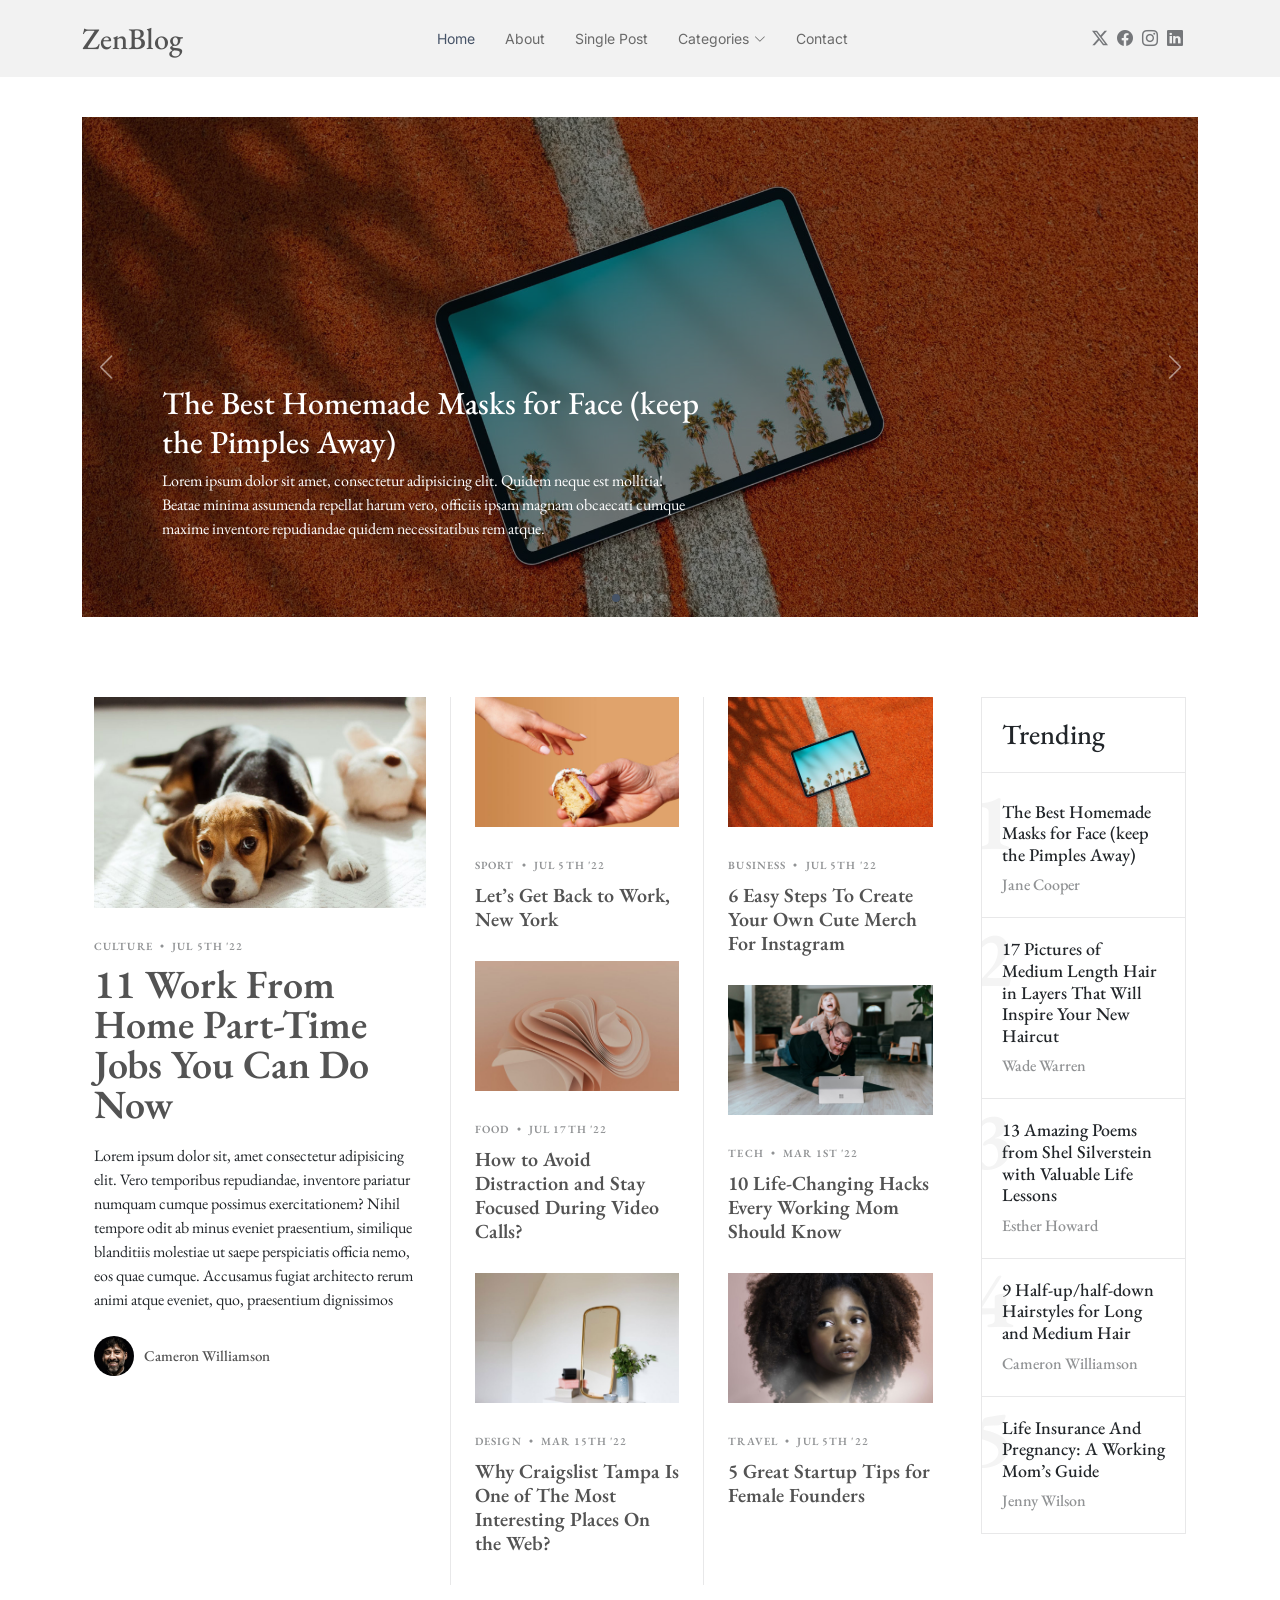
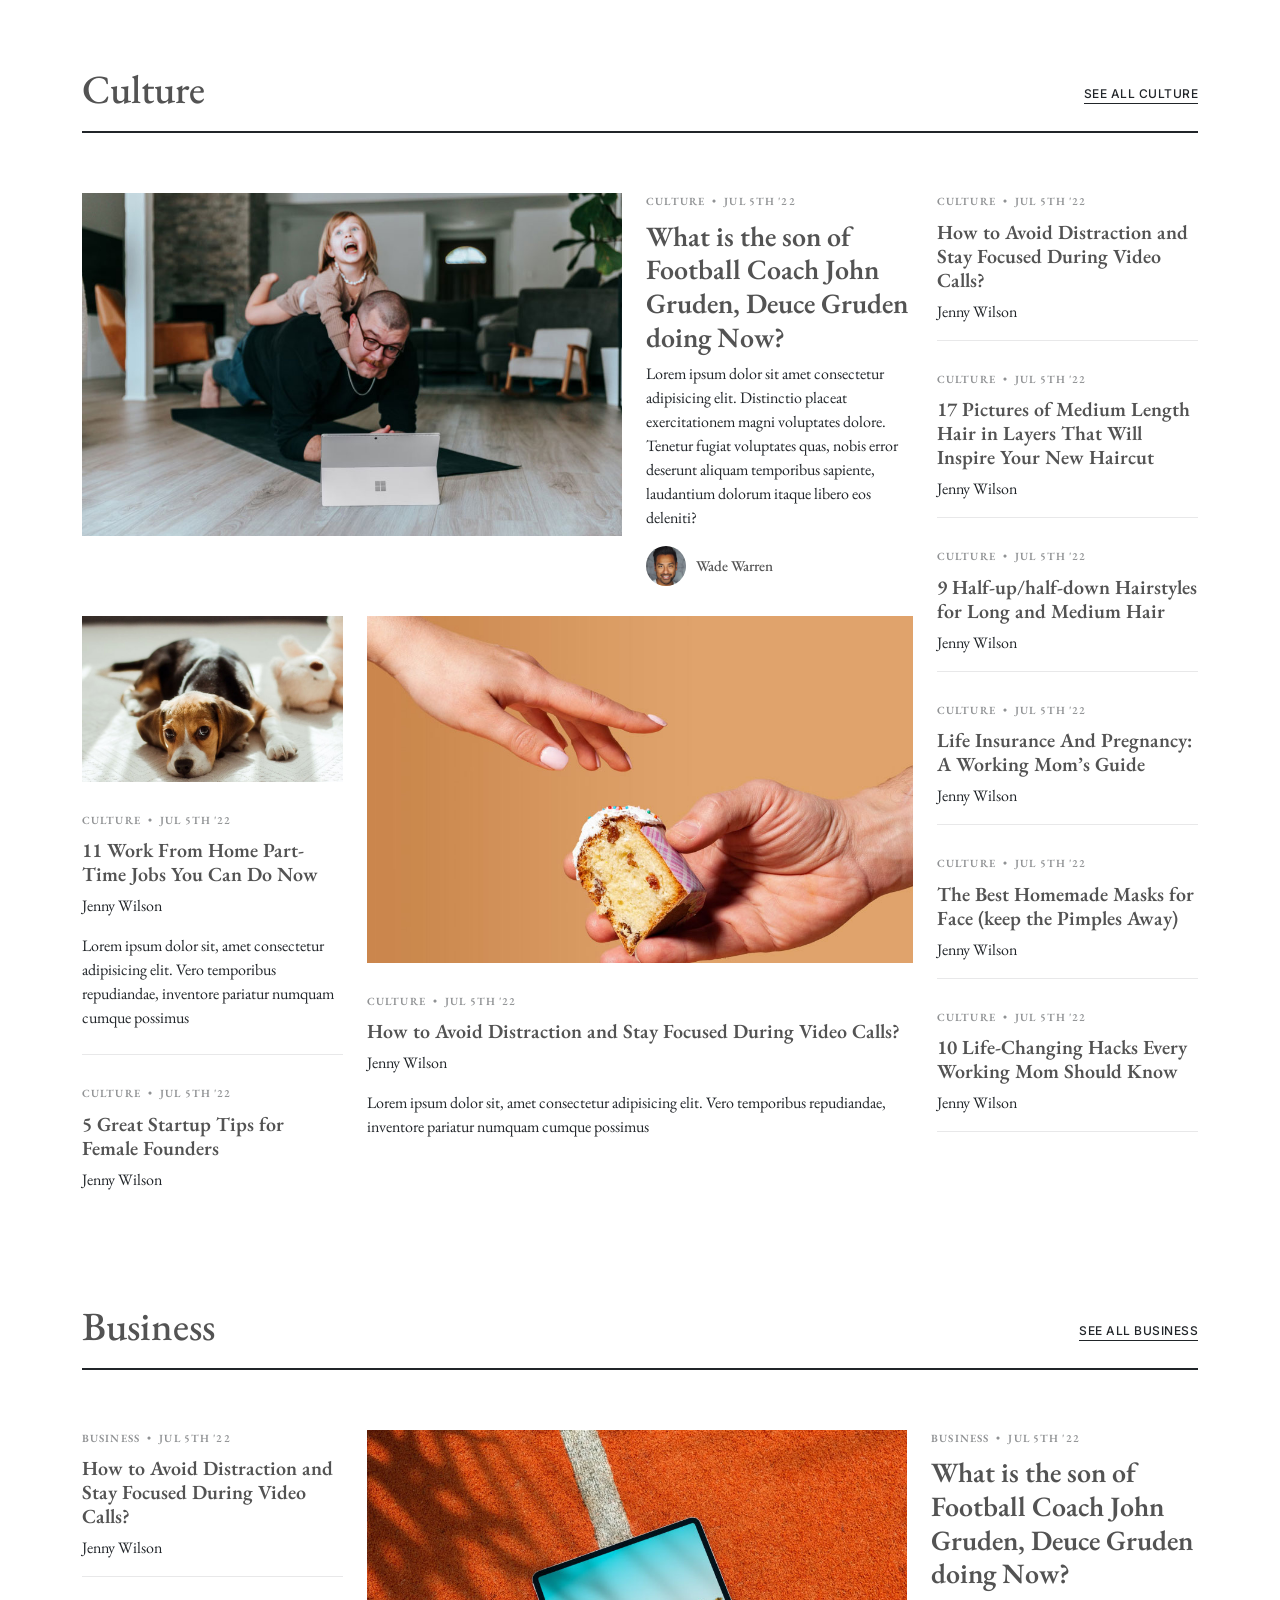
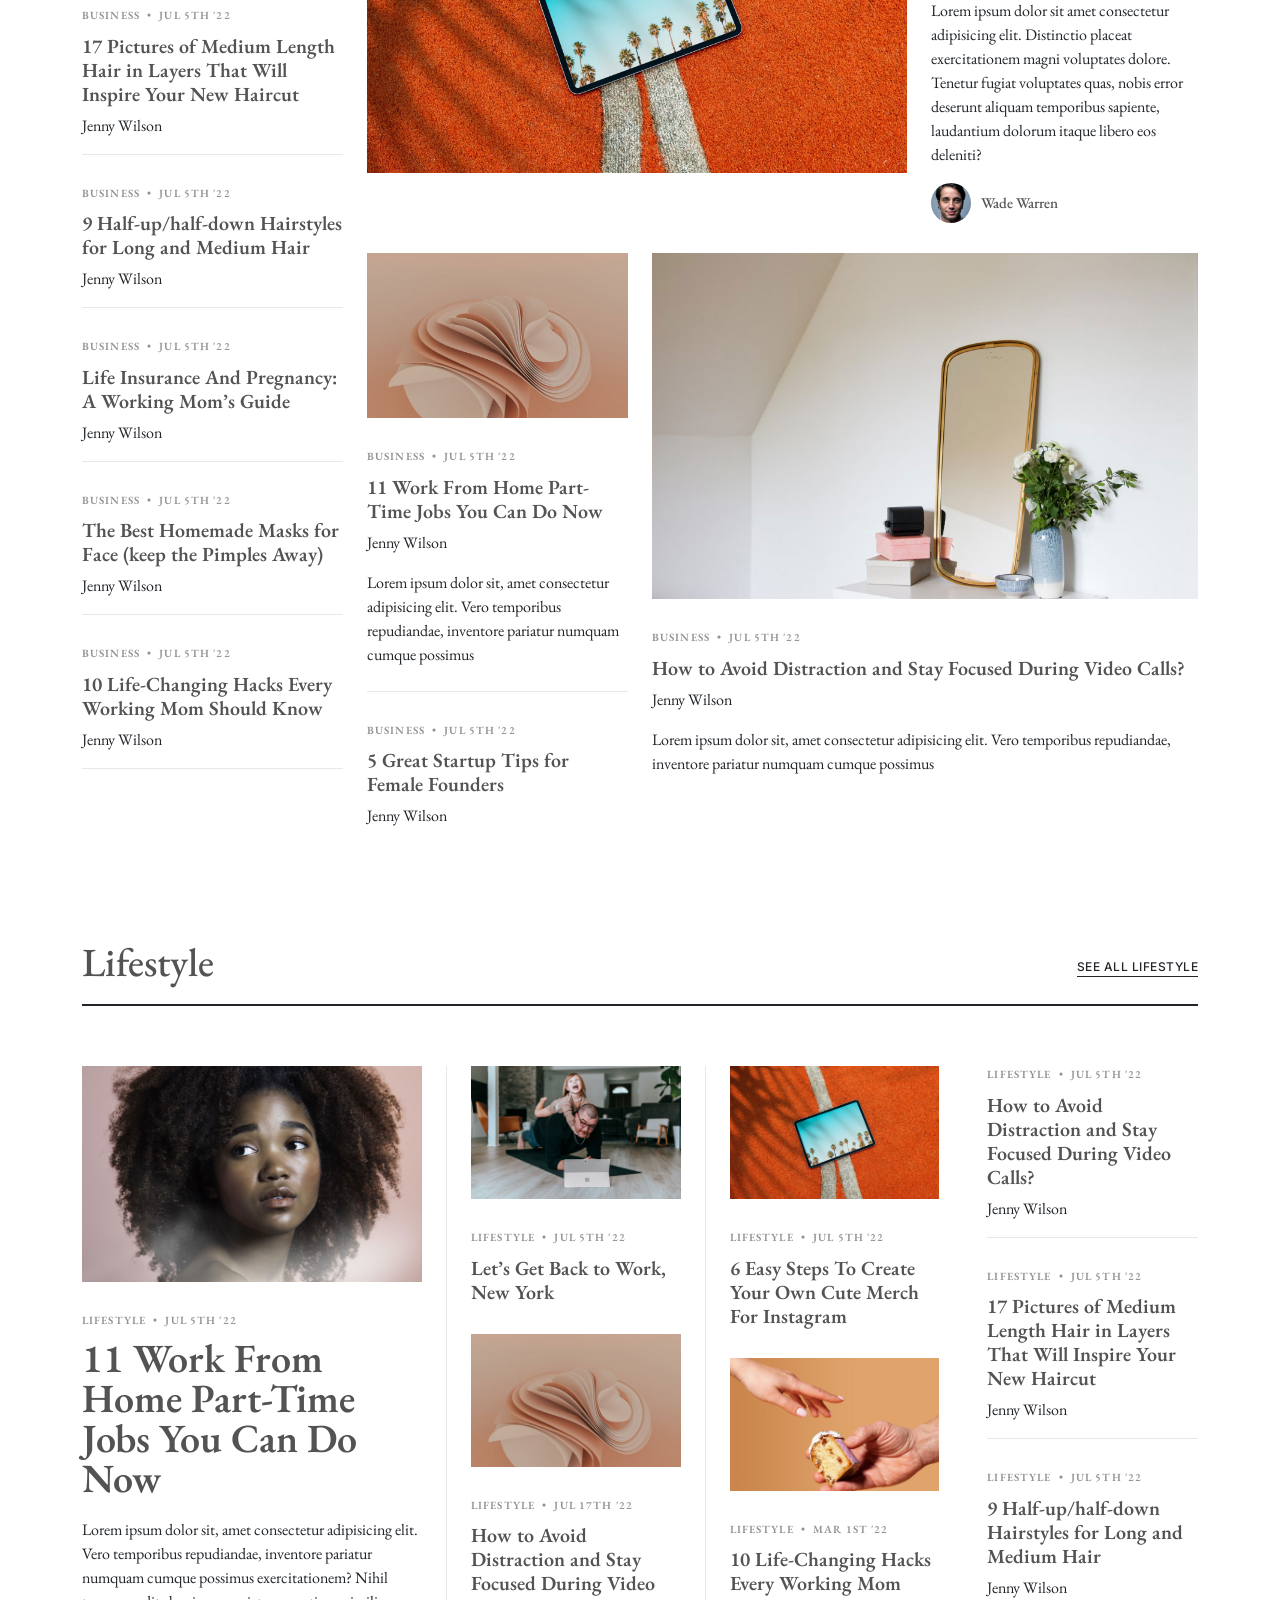
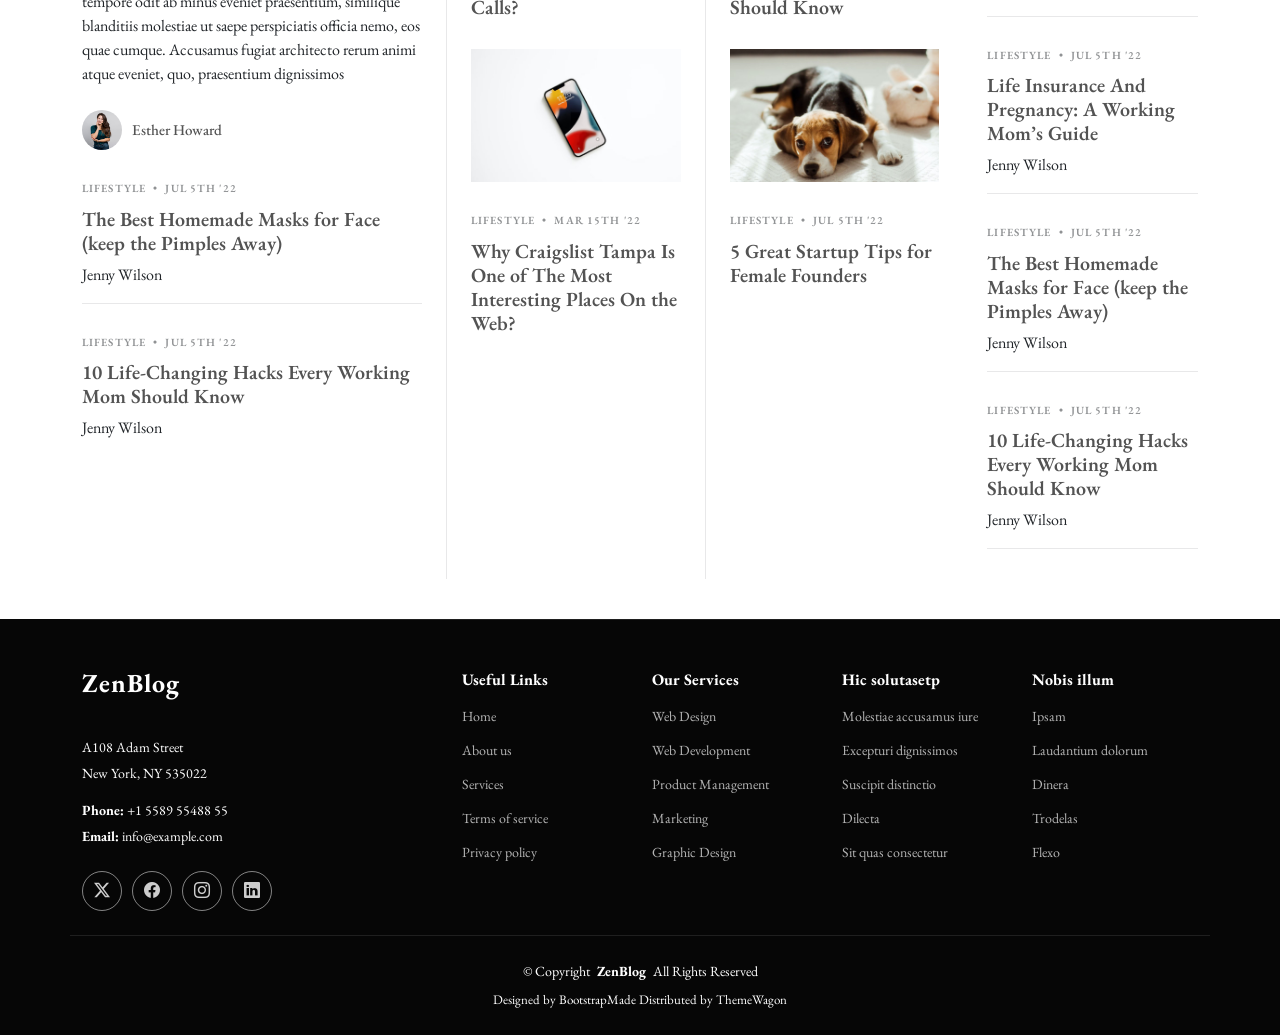
<file: index.html>
<!DOCTYPE html>
<html lang="en">

<head>
  <meta charset="utf-8">
  <meta content="width=device-width, initial-scale=1.0" name="viewport">
  <title>Index - ZenBlog Bootstrap Template</title>
  <meta name="description" content="">
  <meta name="keywords" content="">

  <!-- Favicons -->
  <link href="assets/img/favicon.png" rel="icon">
  <link href="assets/img/apple-touch-icon.png" rel="apple-touch-icon">

  <!-- Fonts -->
  <link href="https://fonts.googleapis.com" rel="preconnect">
  <link href="https://fonts.gstatic.com" rel="preconnect" crossorigin>
  <link href="https://fonts.googleapis.com/css2?family=Inter:wght@100;200;300;400;500;600;700;800;900&family=EB+Garamond:ital,wght@0,400;0,500;0,600;0,700;0,800;1,400;1,500;1,600;1,700;1,800&display=swap" rel="stylesheet">

  <!-- Vendor CSS Files -->
  <link href="assets/vendor/bootstrap/css/bootstrap.min.css" rel="stylesheet">
  <link href="assets/vendor/bootstrap-icons/bootstrap-icons.css" rel="stylesheet">
  <link href="assets/vendor/aos/aos.css" rel="stylesheet">
  <link href="assets/vendor/swiper/swiper-bundle.min.css" rel="stylesheet">

  <!-- Main CSS File -->
  <link href="assets/css/main.css" rel="stylesheet">

  <!-- =======================================================
  * Template Name: ZenBlog
  * Template URL: https://bootstrapmade.com/zenblog-bootstrap-blog-template/
  * Updated: Aug 08 2024 with Bootstrap v5.3.3
  * Author: BootstrapMade.com
  * License: https://bootstrapmade.com/license/
  ======================================================== -->
</head>

<body class="index-page">

  <header id="header" class="header d-flex align-items-center sticky-top">
    <div class="container position-relative d-flex align-items-center justify-content-between">

      <a href="index.html" class="logo d-flex align-items-center me-auto me-xl-0">
        <!-- Uncomment the line below if you also wish to use an image logo -->
        <!-- <img src="assets/img/logo.png" alt=""> -->
        <h1 class="sitename">ZenBlog</h1>
      </a>

      <nav id="navmenu" class="navmenu">
        <ul>
          <li><a href="index.html" class="active">Home</a></li>
          <li><a href="about.html">About</a></li>
          <li><a href="single-post.html">Single Post</a></li>
          <li class="dropdown"><a href="#"><span>Categories</span> <i class="bi bi-chevron-down toggle-dropdown"></i></a>
            <ul>
              <li><a href="category.html">Category 1</a></li>
              <li class="dropdown"><a href="#"><span>Deep Dropdown</span> <i class="bi bi-chevron-down toggle-dropdown"></i></a>
                <ul>
                  <li><a href="#">Deep Dropdown 1</a></li>
                  <li><a href="#">Deep Dropdown 2</a></li>
                  <li><a href="#">Deep Dropdown 3</a></li>
                  <li><a href="#">Deep Dropdown 4</a></li>
                  <li><a href="#">Deep Dropdown 5</a></li>
                </ul>
              </li>
              <li><a href="category.html">Category 2</a></li>
              <li><a href="category.html">Category 3</a></li>
              <li><a href="category.html">Category 4</a></li>
            </ul>
          </li>
          <li><a href="contact.html">Contact</a></li>
        </ul>
        <i class="mobile-nav-toggle d-xl-none bi bi-list"></i>
      </nav>

      <div class="header-social-links">
        <a href="#" class="twitter"><i class="bi bi-twitter-x"></i></a>
        <a href="#" class="facebook"><i class="bi bi-facebook"></i></a>
        <a href="#" class="instagram"><i class="bi bi-instagram"></i></a>
        <a href="#" class="linkedin"><i class="bi bi-linkedin"></i></a>
      </div>

    </div>
  </header>

  <main class="main">

    <!-- Slider Section -->
    <section id="slider" class="slider section dark-background">

      <div class="container" data-aos="fade-up" data-aos-delay="100">

        <div class="swiper init-swiper">

          <script type="application/json" class="swiper-config">
            {
              "loop": true,
              "speed": 600,
              "autoplay": {
                "delay": 5000
              },
              "slidesPerView": "auto",
              "centeredSlides": true,
              "pagination": {
                "el": ".swiper-pagination",
                "type": "bullets",
                "clickable": true
              },
              "navigation": {
                "nextEl": ".swiper-button-next",
                "prevEl": ".swiper-button-prev"
              }
            }
          </script>

          <div class="swiper-wrapper">

            <div class="swiper-slide" style="background-image: url('assets/img/post-slide-1.jpg');">
              <div class="content">
                <h2><a href="single-post.html">The Best Homemade Masks for Face (keep the Pimples Away)</a></h2>
                <p>Lorem ipsum dolor sit amet, consectetur adipisicing elit. Quidem neque est mollitia! Beatae minima assumenda repellat harum vero, officiis ipsam magnam obcaecati cumque maxime inventore repudiandae quidem necessitatibus rem atque.</p>
              </div>
            </div>

            <div class="swiper-slide" style="background-image: url('assets/img/post-slide-2.jpg');">
              <div class="content">
                <h2><a href="single-post.html">17 Pictures of Medium Length Hair in Layers That Will Inspire Your New Haircut</a></h2>
                <p>Lorem ipsum dolor sit amet, consectetur adipisicing elit. Quidem neque est mollitia! Beatae minima assumenda repellat harum vero, officiis ipsam magnam obcaecati cumque maxime inventore repudiandae quidem necessitatibus rem atque.</p>
              </div>
            </div>

            <div class="swiper-slide" style="background-image: url('assets/img/post-slide-3.jpg');">
              <div class="content">
                <h2><a href="single-post.html">13 Amazing Poems from Shel Silverstein with Valuable Life Lessons</a></h2>
                <p>Lorem ipsum dolor sit amet, consectetur adipisicing elit. Quidem neque est mollitia! Beatae minima assumenda repellat harum vero, officiis ipsam magnam obcaecati cumque maxime inventore repudiandae quidem necessitatibus rem atque.</p>
              </div>
            </div>

            <div class="swiper-slide" style="background-image: url('assets/img/post-slide-4.jpg');">
              <div class="content">
                <h2><a href="single-post.html">9 Half-up/half-down Hairstyles for Long and Medium Hair</a></h2>
                <p>Lorem ipsum dolor sit amet, consectetur adipisicing elit. Quidem neque est mollitia! Beatae minima assumenda repellat harum vero, officiis ipsam magnam obcaecati cumque maxime inventore repudiandae quidem necessitatibus rem atque.</p>
              </div>
            </div>
          </div>

          <div class="swiper-button-next"></div>
          <div class="swiper-button-prev"></div>

          <div class="swiper-pagination"></div>
        </div>

      </div>

    </section><!-- /Slider Section -->

    <!-- Trending Category Section -->
    <section id="trending-category" class="trending-category section">

      <div class="container" data-aos="fade-up" data-aos-delay="100">

        <div class="container" data-aos="fade-up">
          <div class="row g-5">
            <div class="col-lg-4">

              <div class="post-entry lg">
                <a href="blog-details.html"><img src="assets/img/post-landscape-1.jpg" alt="" class="img-fluid"></a>
                <div class="post-meta"><span class="date">Culture</span> <span class="mx-1">•</span> <span>Jul 5th '22</span></div>
                <h2><a href="blog-details.html">11 Work From Home Part-Time Jobs You Can Do Now</a></h2>
                <p class="mb-4 d-block">Lorem ipsum dolor sit, amet consectetur adipisicing elit. Vero temporibus repudiandae, inventore pariatur numquam cumque possimus exercitationem? Nihil tempore odit ab minus eveniet praesentium, similique blanditiis molestiae ut saepe perspiciatis officia nemo, eos quae cumque. Accusamus fugiat architecto rerum animi atque eveniet, quo, praesentium dignissimos</p>

                <div class="d-flex align-items-center author">
                  <div class="photo"><img src="assets/img/person-1.jpg" alt="" class="img-fluid"></div>
                  <div class="name">
                    <h3 class="m-0 p-0">Cameron Williamson</h3>
                  </div>
                </div>
              </div>

            </div>

            <div class="col-lg-8">
              <div class="row g-5">
                <div class="col-lg-4 border-start custom-border">
                  <div class="post-entry">
                    <a href="blog-details.html"><img src="assets/img/post-landscape-2.jpg" alt="" class="img-fluid"></a>
                    <div class="post-meta"><span class="date">Sport</span> <span class="mx-1">•</span> <span>Jul 5th '22</span></div>
                    <h2><a href="blog-details.html">Let’s Get Back to Work, New York</a></h2>
                  </div>
                  <div class="post-entry">
                    <a href="blog-details.html"><img src="assets/img/post-landscape-5.jpg" alt="" class="img-fluid"></a>
                    <div class="post-meta"><span class="date">Food</span> <span class="mx-1">•</span> <span>Jul 17th '22</span></div>
                    <h2><a href="blog-details.html">How to Avoid Distraction and Stay Focused During Video Calls?</a></h2>
                  </div>
                  <div class="post-entry">
                    <a href="blog-details.html"><img src="assets/img/post-landscape-7.jpg" alt="" class="img-fluid"></a>
                    <div class="post-meta"><span class="date">Design</span> <span class="mx-1">•</span> <span>Mar 15th '22</span></div>
                    <h2><a href="blog-details.html">Why Craigslist Tampa Is One of The Most Interesting Places On the Web?</a></h2>
                  </div>
                </div>
                <div class="col-lg-4 border-start custom-border">
                  <div class="post-entry">
                    <a href="blog-details.html"><img src="assets/img/post-landscape-3.jpg" alt="" class="img-fluid"></a>
                    <div class="post-meta"><span class="date">Business</span> <span class="mx-1">•</span> <span>Jul 5th '22</span></div>
                    <h2><a href="blog-details.html">6 Easy Steps To Create Your Own Cute Merch For Instagram</a></h2>
                  </div>
                  <div class="post-entry">
                    <a href="blog-details.html"><img src="assets/img/post-landscape-6.jpg" alt="" class="img-fluid"></a>
                    <div class="post-meta"><span class="date">Tech</span> <span class="mx-1">•</span> <span>Mar 1st '22</span></div>
                    <h2><a href="blog-details.html">10 Life-Changing Hacks Every Working Mom Should Know</a></h2>
                  </div>
                  <div class="post-entry">
                    <a href="blog-details.html"><img src="assets/img/post-landscape-8.jpg" alt="" class="img-fluid"></a>
                    <div class="post-meta"><span class="date">Travel</span> <span class="mx-1">•</span> <span>Jul 5th '22</span></div>
                    <h2><a href="blog-details.html">5 Great Startup Tips for Female Founders</a></h2>
                  </div>
                </div>

                <!-- Trending Section -->
                <div class="col-lg-4">

                  <div class="trending">
                    <h3>Trending</h3>
                    <ul class="trending-post">
                      <li>
                        <a href="blog-details.html">
                          <span class="number">1</span>
                          <h3>The Best Homemade Masks for Face (keep the Pimples Away)</h3>
                          <span class="author">Jane Cooper</span>
                        </a>
                      </li>
                      <li>
                        <a href="blog-details.html">
                          <span class="number">2</span>
                          <h3>17 Pictures of Medium Length Hair in Layers That Will Inspire Your New Haircut</h3>
                          <span class="author">Wade Warren</span>
                        </a>
                      </li>
                      <li>
                        <a href="blog-details.html">
                          <span class="number">3</span>
                          <h3>13 Amazing Poems from Shel Silverstein with Valuable Life Lessons</h3>
                          <span class="author">Esther Howard</span>
                        </a>
                      </li>
                      <li>
                        <a href="blog-details.html">
                          <span class="number">4</span>
                          <h3>9 Half-up/half-down Hairstyles for Long and Medium Hair</h3>
                          <span class="author">Cameron Williamson</span>
                        </a>
                      </li>
                      <li>
                        <a href="blog-details.html">
                          <span class="number">5</span>
                          <h3>Life Insurance And Pregnancy: A Working Mom’s Guide</h3>
                          <span class="author">Jenny Wilson</span>
                        </a>
                      </li>
                    </ul>
                  </div>

                </div> <!-- End Trending Section -->
              </div>
            </div>

          </div> <!-- End .row -->
        </div>

      </div>

    </section><!-- /Trending Category Section -->

    <!-- Culture Category Section -->
    <section id="culture-category" class="culture-category section">

      <!-- Section Title -->
      <div class="container section-title" data-aos="fade-up">
        <div class="section-title-container d-flex align-items-center justify-content-between">
          <h2>Culture</h2>
          <p><a href="categories.html">See All Culture</a></p>
        </div>
      </div><!-- End Section Title -->

      <div class="container" data-aos="fade-up" data-aos-delay="100">

        <div class="row">
          <div class="col-md-9">

            <div class="d-lg-flex post-entry">
              <a href="blog-details.html" class="me-4 thumbnail mb-4 mb-lg-0 d-inline-block">
                <img src="assets/img/post-landscape-6.jpg" alt="" class="img-fluid">
              </a>
              <div>
                <div class="post-meta"><span class="date">Culture</span> <span class="mx-1">•</span> <span>Jul 5th '22</span></div>
                <h3><a href="blog-details.html">What is the son of Football Coach John Gruden, Deuce Gruden doing Now?</a></h3>
                <p>Lorem ipsum dolor sit amet consectetur adipisicing elit. Distinctio placeat exercitationem magni voluptates dolore. Tenetur fugiat voluptates quas, nobis error deserunt aliquam temporibus sapiente, laudantium dolorum itaque libero eos deleniti?</p>
                <div class="d-flex align-items-center author">
                  <div class="photo"><img src="assets/img/person-2.jpg" alt="" class="img-fluid"></div>
                  <div class="name">
                    <h3 class="m-0 p-0">Wade Warren</h3>
                  </div>
                </div>
              </div>
            </div>

            <div class="row">
              <div class="col-lg-4">
                <div class="post-list border-bottom">
                  <a href="blog-details.html"><img src="assets/img/post-landscape-1.jpg" alt="" class="img-fluid"></a>
                  <div class="post-meta"><span class="date">Culture</span> <span class="mx-1">•</span> <span>Jul 5th '22</span></div>
                  <h2 class="mb-2"><a href="blog-details.html">11 Work From Home Part-Time Jobs You Can Do Now</a></h2>
                  <span class="author mb-3 d-block">Jenny Wilson</span>
                  <p class="mb-4 d-block">Lorem ipsum dolor sit, amet consectetur adipisicing elit. Vero temporibus repudiandae, inventore pariatur numquam cumque possimus</p>
                </div>

                <div class="post-list">
                  <div class="post-meta"><span class="date">Culture</span> <span class="mx-1">•</span> <span>Jul 5th '22</span></div>
                  <h2 class="mb-2"><a href="blog-details.html">5 Great Startup Tips for Female Founders</a></h2>
                  <span class="author mb-3 d-block">Jenny Wilson</span>
                </div>
              </div>
              <div class="col-lg-8">
                <div class="post-list">
                  <a href="blog-details.html"><img src="assets/img/post-landscape-2.jpg" alt="" class="img-fluid"></a>
                  <div class="post-meta"><span class="date">Culture</span> <span class="mx-1">•</span> <span>Jul 5th '22</span></div>
                  <h2 class="mb-2"><a href="blog-details.html">How to Avoid Distraction and Stay Focused During Video Calls?</a></h2>
                  <span class="author mb-3 d-block">Jenny Wilson</span>
                  <p class="mb-4 d-block">Lorem ipsum dolor sit, amet consectetur adipisicing elit. Vero temporibus repudiandae, inventore pariatur numquam cumque possimus</p>
                </div>
              </div>
            </div>
          </div>

          <div class="col-md-3">
            <div class="post-list border-bottom">
              <div class="post-meta"><span class="date">Culture</span> <span class="mx-1">•</span> <span>Jul 5th '22</span></div>
              <h2 class="mb-2"><a href="blog-details.html">How to Avoid Distraction and Stay Focused During Video Calls?</a></h2>
              <span class="author mb-3 d-block">Jenny Wilson</span>
            </div>

            <div class="post-list border-bottom">
              <div class="post-meta"><span class="date">Culture</span> <span class="mx-1">•</span> <span>Jul 5th '22</span></div>
              <h2 class="mb-2"><a href="blog-details.html">17 Pictures of Medium Length Hair in Layers That Will Inspire Your New Haircut</a></h2>
              <span class="author mb-3 d-block">Jenny Wilson</span>
            </div>

            <div class="post-list border-bottom">
              <div class="post-meta"><span class="date">Culture</span> <span class="mx-1">•</span> <span>Jul 5th '22</span></div>
              <h2 class="mb-2"><a href="blog-details.html">9 Half-up/half-down Hairstyles for Long and Medium Hair</a></h2>
              <span class="author mb-3 d-block">Jenny Wilson</span>
            </div>

            <div class="post-list border-bottom">
              <div class="post-meta"><span class="date">Culture</span> <span class="mx-1">•</span> <span>Jul 5th '22</span></div>
              <h2 class="mb-2"><a href="blog-details.html">Life Insurance And Pregnancy: A Working Mom’s Guide</a></h2>
              <span class="author mb-3 d-block">Jenny Wilson</span>
            </div>

            <div class="post-list border-bottom">
              <div class="post-meta"><span class="date">Culture</span> <span class="mx-1">•</span> <span>Jul 5th '22</span></div>
              <h2 class="mb-2"><a href="blog-details.html">The Best Homemade Masks for Face (keep the Pimples Away)</a></h2>
              <span class="author mb-3 d-block">Jenny Wilson</span>
            </div>

            <div class="post-list border-bottom">
              <div class="post-meta"><span class="date">Culture</span> <span class="mx-1">•</span> <span>Jul 5th '22</span></div>
              <h2 class="mb-2"><a href="blog-details.html">10 Life-Changing Hacks Every Working Mom Should Know</a></h2>
              <span class="author mb-3 d-block">Jenny Wilson</span>
            </div>
          </div>
        </div>

      </div>

    </section><!-- /Culture Category Section -->

    <!-- Business Category Section -->
    <section id="business-category" class="business-category section">

      <!-- Section Title -->
      <div class="container section-title" data-aos="fade-up">
        <div class="section-title-container d-flex align-items-center justify-content-between">
          <h2>Business</h2>
          <p><a href="categories.html">See All Business</a></p>
        </div>
      </div><!-- End Section Title -->

      <div class="container" data-aos="fade-up" data-aos-delay="100">

        <div class="row">
          <div class="col-md-9 order-md-2">

            <div class="d-lg-flex post-entry">
              <a href="blog-details.html" class="me-4 thumbnail d-inline-block mb-4 mb-lg-0">
                <img src="assets/img/post-landscape-3.jpg" alt="" class="img-fluid">
              </a>
              <div>
                <div class="post-meta"><span class="date">Business</span> <span class="mx-1">•</span> <span>Jul 5th '22</span></div>
                <h3><a href="blog-details.html">What is the son of Football Coach John Gruden, Deuce Gruden doing Now?</a></h3>
                <p>Lorem ipsum dolor sit amet consectetur adipisicing elit. Distinctio placeat exercitationem magni voluptates dolore. Tenetur fugiat voluptates quas, nobis error deserunt aliquam temporibus sapiente, laudantium dolorum itaque libero eos deleniti?</p>
                <div class="d-flex align-items-center author">
                  <div class="photo"><img src="assets/img/person-4.jpg" alt="" class="img-fluid"></div>
                  <div class="name">
                    <h3 class="m-0 p-0">Wade Warren</h3>
                  </div>
                </div>
              </div>
            </div>

            <div class="row">
              <div class="col-lg-4">
                <div class="post-list border-bottom">
                  <a href="blog-details.html"><img src="assets/img/post-landscape-5.jpg" alt="" class="img-fluid"></a>
                  <div class="post-meta"><span class="date">Business</span> <span class="mx-1">•</span> <span>Jul 5th '22</span></div>
                  <h2 class="mb-2"><a href="blog-details.html">11 Work From Home Part-Time Jobs You Can Do Now</a></h2>
                  <span class="author mb-3 d-block">Jenny Wilson</span>
                  <p class="mb-4 d-block">Lorem ipsum dolor sit, amet consectetur adipisicing elit. Vero temporibus repudiandae, inventore pariatur numquam cumque possimus</p>
                </div>

                <div class="post-list">
                  <div class="post-meta"><span class="date">Business</span> <span class="mx-1">•</span> <span>Jul 5th '22</span></div>
                  <h2 class="mb-2"><a href="blog-details.html">5 Great Startup Tips for Female Founders</a></h2>
                  <span class="author mb-3 d-block">Jenny Wilson</span>
                </div>
              </div>
              <div class="col-lg-8">
                <div class="post-list">
                  <a href="blog-details.html"><img src="assets/img/post-landscape-7.jpg" alt="" class="img-fluid"></a>
                  <div class="post-meta"><span class="date">Business</span> <span class="mx-1">•</span> <span>Jul 5th '22</span></div>
                  <h2 class="mb-2"><a href="blog-details.html">How to Avoid Distraction and Stay Focused During Video Calls?</a></h2>
                  <span class="author mb-3 d-block">Jenny Wilson</span>
                  <p class="mb-4 d-block">Lorem ipsum dolor sit, amet consectetur adipisicing elit. Vero temporibus repudiandae, inventore pariatur numquam cumque possimus</p>
                </div>
              </div>
            </div>
          </div>
          <div class="col-md-3">
            <div class="post-list border-bottom">
              <div class="post-meta"><span class="date">Business</span> <span class="mx-1">•</span> <span>Jul 5th '22</span></div>
              <h2 class="mb-2"><a href="blog-details.html">How to Avoid Distraction and Stay Focused During Video Calls?</a></h2>
              <span class="author mb-3 d-block">Jenny Wilson</span>
            </div>

            <div class="post-list border-bottom">
              <div class="post-meta"><span class="date">Business</span> <span class="mx-1">•</span> <span>Jul 5th '22</span></div>
              <h2 class="mb-2"><a href="blog-details.html">17 Pictures of Medium Length Hair in Layers That Will Inspire Your New Haircut</a></h2>
              <span class="author mb-3 d-block">Jenny Wilson</span>
            </div>

            <div class="post-list border-bottom">
              <div class="post-meta"><span class="date">Business</span> <span class="mx-1">•</span> <span>Jul 5th '22</span></div>
              <h2 class="mb-2"><a href="blog-details.html">9 Half-up/half-down Hairstyles for Long and Medium Hair</a></h2>
              <span class="author mb-3 d-block">Jenny Wilson</span>
            </div>

            <div class="post-list border-bottom">
              <div class="post-meta"><span class="date">Business</span> <span class="mx-1">•</span> <span>Jul 5th '22</span></div>
              <h2 class="mb-2"><a href="blog-details.html">Life Insurance And Pregnancy: A Working Mom’s Guide</a></h2>
              <span class="author mb-3 d-block">Jenny Wilson</span>
            </div>

            <div class="post-list border-bottom">
              <div class="post-meta"><span class="date">Business</span> <span class="mx-1">•</span> <span>Jul 5th '22</span></div>
              <h2 class="mb-2"><a href="blog-details.html">The Best Homemade Masks for Face (keep the Pimples Away)</a></h2>
              <span class="author mb-3 d-block">Jenny Wilson</span>
            </div>

            <div class="post-list border-bottom">
              <div class="post-meta"><span class="date">Business</span> <span class="mx-1">•</span> <span>Jul 5th '22</span></div>
              <h2 class="mb-2"><a href="blog-details.html">10 Life-Changing Hacks Every Working Mom Should Know</a></h2>
              <span class="author mb-3 d-block">Jenny Wilson</span>
            </div>
          </div>
        </div>

      </div>

    </section><!-- /Business Category Section -->

    <!-- Lifestyle Category Section -->
    <section id="lifestyle-category" class="lifestyle-category section">

      <!-- Section Title -->
      <div class="container section-title" data-aos="fade-up">
        <div class="section-title-container d-flex align-items-center justify-content-between">
          <h2>Lifestyle</h2>
          <p><a href="categories.html">See All Lifestyle</a></p>
        </div>
      </div><!-- End Section Title -->

      <div class="container" data-aos="fade-up" data-aos-delay="100">

        <div class="row g-5">
          <div class="col-lg-4">
            <div class="post-list lg">
              <a href="blog-details.html"><img src="assets/img/post-landscape-8.jpg" alt="" class="img-fluid"></a>
              <div class="post-meta"><span class="date">Lifestyle</span> <span class="mx-1">•</span> <span>Jul 5th '22</span></div>
              <h2><a href="blog-details.html">11 Work From Home Part-Time Jobs You Can Do Now</a></h2>
              <p class="mb-4 d-block">Lorem ipsum dolor sit, amet consectetur adipisicing elit. Vero temporibus repudiandae, inventore pariatur numquam cumque possimus exercitationem? Nihil tempore odit ab minus eveniet praesentium, similique blanditiis molestiae ut saepe perspiciatis officia nemo, eos quae cumque. Accusamus fugiat architecto rerum animi atque eveniet, quo, praesentium dignissimos</p>

              <div class="d-flex align-items-center author">
                <div class="photo"><img src="assets/img/person-7.jpg" alt="" class="img-fluid"></div>
                <div class="name">
                  <h3 class="m-0 p-0">Esther Howard</h3>
                </div>
              </div>
            </div>

            <div class="post-list border-bottom">
              <div class="post-meta"><span class="date">Lifestyle</span> <span class="mx-1">•</span> <span>Jul 5th '22</span></div>
              <h2 class="mb-2"><a href="blog-details.html">The Best Homemade Masks for Face (keep the Pimples Away)</a></h2>
              <span class="author mb-3 d-block">Jenny Wilson</span>
            </div>

            <div class="post-list">
              <div class="post-meta"><span class="date">Lifestyle</span> <span class="mx-1">•</span> <span>Jul 5th '22</span></div>
              <h2 class="mb-2"><a href="blog-details.html">10 Life-Changing Hacks Every Working Mom Should Know</a></h2>
              <span class="author mb-3 d-block">Jenny Wilson</span>
            </div>

          </div>

          <div class="col-lg-8">
            <div class="row g-5">
              <div class="col-lg-4 border-start custom-border">
                <div class="post-list">
                  <a href="blog-details.html"><img src="assets/img/post-landscape-6.jpg" alt="" class="img-fluid"></a>
                  <div class="post-meta"><span class="date">Lifestyle</span> <span class="mx-1">•</span> <span>Jul 5th '22</span></div>
                  <h2><a href="blog-details.html">Let’s Get Back to Work, New York</a></h2>
                </div>
                <div class="post-list">
                  <a href="blog-details.html"><img src="assets/img/post-landscape-5.jpg" alt="" class="img-fluid"></a>
                  <div class="post-meta"><span class="date">Lifestyle</span> <span class="mx-1">•</span> <span>Jul 17th '22</span></div>
                  <h2><a href="blog-details.html">How to Avoid Distraction and Stay Focused During Video Calls?</a></h2>
                </div>
                <div class="post-list">
                  <a href="blog-details.html"><img src="assets/img/post-landscape-4.jpg" alt="" class="img-fluid"></a>
                  <div class="post-meta"><span class="date">Lifestyle</span> <span class="mx-1">•</span> <span>Mar 15th '22</span></div>
                  <h2><a href="blog-details.html">Why Craigslist Tampa Is One of The Most Interesting Places On the Web?</a></h2>
                </div>
              </div>
              <div class="col-lg-4 border-start custom-border">
                <div class="post-list">
                  <a href="blog-details.html"><img src="assets/img/post-landscape-3.jpg" alt="" class="img-fluid"></a>
                  <div class="post-meta"><span class="date">Lifestyle</span> <span class="mx-1">•</span> <span>Jul 5th '22</span></div>
                  <h2><a href="blog-details.html">6 Easy Steps To Create Your Own Cute Merch For Instagram</a></h2>
                </div>
                <div class="post-list">
                  <a href="blog-details.html"><img src="assets/img/post-landscape-2.jpg" alt="" class="img-fluid"></a>
                  <div class="post-meta"><span class="date">Lifestyle</span> <span class="mx-1">•</span> <span>Mar 1st '22</span></div>
                  <h2><a href="blog-details.html">10 Life-Changing Hacks Every Working Mom Should Know</a></h2>
                </div>
                <div class="post-list">
                  <a href="blog-details.html"><img src="assets/img/post-landscape-1.jpg" alt="" class="img-fluid"></a>
                  <div class="post-meta"><span class="date">Lifestyle</span> <span class="mx-1">•</span> <span>Jul 5th '22</span></div>
                  <h2><a href="blog-details.html">5 Great Startup Tips for Female Founders</a></h2>
                </div>
              </div>
              <div class="col-lg-4">

                <div class="post-list border-bottom">
                  <div class="post-meta"><span class="date">Lifestyle</span> <span class="mx-1">•</span> <span>Jul 5th '22</span></div>
                  <h2 class="mb-2"><a href="blog-details.html">How to Avoid Distraction and Stay Focused During Video Calls?</a></h2>
                  <span class="author mb-3 d-block">Jenny Wilson</span>
                </div>

                <div class="post-list border-bottom">
                  <div class="post-meta"><span class="date">Lifestyle</span> <span class="mx-1">•</span> <span>Jul 5th '22</span></div>
                  <h2 class="mb-2"><a href="blog-details.html">17 Pictures of Medium Length Hair in Layers That Will Inspire Your New Haircut</a></h2>
                  <span class="author mb-3 d-block">Jenny Wilson</span>
                </div>

                <div class="post-list border-bottom">
                  <div class="post-meta"><span class="date">Lifestyle</span> <span class="mx-1">•</span> <span>Jul 5th '22</span></div>
                  <h2 class="mb-2"><a href="blog-details.html">9 Half-up/half-down Hairstyles for Long and Medium Hair</a></h2>
                  <span class="author mb-3 d-block">Jenny Wilson</span>
                </div>

                <div class="post-list border-bottom">
                  <div class="post-meta"><span class="date">Lifestyle</span> <span class="mx-1">•</span> <span>Jul 5th '22</span></div>
                  <h2 class="mb-2"><a href="blog-details.html">Life Insurance And Pregnancy: A Working Mom’s Guide</a></h2>
                  <span class="author mb-3 d-block">Jenny Wilson</span>
                </div>

                <div class="post-list border-bottom">
                  <div class="post-meta"><span class="date">Lifestyle</span> <span class="mx-1">•</span> <span>Jul 5th '22</span></div>
                  <h2 class="mb-2"><a href="blog-details.html">The Best Homemade Masks for Face (keep the Pimples Away)</a></h2>
                  <span class="author mb-3 d-block">Jenny Wilson</span>
                </div>

                <div class="post-list border-bottom">
                  <div class="post-meta"><span class="date">Lifestyle</span> <span class="mx-1">•</span> <span>Jul 5th '22</span></div>
                  <h2 class="mb-2"><a href="blog-details.html">10 Life-Changing Hacks Every Working Mom Should Know</a></h2>
                  <span class="author mb-3 d-block">Jenny Wilson</span>
                </div>

              </div>
            </div>
          </div>

        </div>

      </div>

    </section><!-- /Lifestyle Category Section -->

  </main>

  <footer id="footer" class="footer dark-background">

    <div class="container footer-top">
      <div class="row gy-4">
        <div class="col-lg-4 col-md-6 footer-about">
          <a href="index.html" class="logo d-flex align-items-center">
            <span class="sitename">ZenBlog</span>
          </a>
          <div class="footer-contact pt-3">
            <p>A108 Adam Street</p>
            <p>New York, NY 535022</p>
            <p class="mt-3"><strong>Phone:</strong> <span>+1 5589 55488 55</span></p>
            <p><strong>Email:</strong> <span>info@example.com</span></p>
          </div>
          <div class="social-links d-flex mt-4">
            <a href=""><i class="bi bi-twitter-x"></i></a>
            <a href=""><i class="bi bi-facebook"></i></a>
            <a href=""><i class="bi bi-instagram"></i></a>
            <a href=""><i class="bi bi-linkedin"></i></a>
          </div>
        </div>

        <div class="col-lg-2 col-md-3 footer-links">
          <h4>Useful Links</h4>
          <ul>
            <li><a href="#">Home</a></li>
            <li><a href="#">About us</a></li>
            <li><a href="#">Services</a></li>
            <li><a href="#">Terms of service</a></li>
            <li><a href="#">Privacy policy</a></li>
          </ul>
        </div>

        <div class="col-lg-2 col-md-3 footer-links">
          <h4>Our Services</h4>
          <ul>
            <li><a href="#">Web Design</a></li>
            <li><a href="#">Web Development</a></li>
            <li><a href="#">Product Management</a></li>
            <li><a href="#">Marketing</a></li>
            <li><a href="#">Graphic Design</a></li>
          </ul>
        </div>

        <div class="col-lg-2 col-md-3 footer-links">
          <h4>Hic solutasetp</h4>
          <ul>
            <li><a href="#">Molestiae accusamus iure</a></li>
            <li><a href="#">Excepturi dignissimos</a></li>
            <li><a href="#">Suscipit distinctio</a></li>
            <li><a href="#">Dilecta</a></li>
            <li><a href="#">Sit quas consectetur</a></li>
          </ul>
        </div>

        <div class="col-lg-2 col-md-3 footer-links">
          <h4>Nobis illum</h4>
          <ul>
            <li><a href="#">Ipsam</a></li>
            <li><a href="#">Laudantium dolorum</a></li>
            <li><a href="#">Dinera</a></li>
            <li><a href="#">Trodelas</a></li>
            <li><a href="#">Flexo</a></li>
          </ul>
        </div>

      </div>
    </div>

    <div class="container copyright text-center mt-4">
      <p>© <span>Copyright</span> <strong class="px-1 sitename">ZenBlog</strong> <span>All Rights Reserved</span></p>
      <div class="credits">
        <!-- All the links in the footer should remain intact. -->
        <!-- You can delete the links only if you've purchased the pro version. -->
        <!-- Licensing information: https://bootstrapmade.com/license/ -->
        <!-- Purchase the pro version with working PHP/AJAX contact form: [buy-url] -->
        Designed by <a href="https://bootstrapmade.com/">BootstrapMade</a> Distributed by <a href=“https://themewagon.com>ThemeWagon
      </div>
    </div>

  </footer>

  <!-- Scroll Top -->
  <a href="#" id="scroll-top" class="scroll-top d-flex align-items-center justify-content-center"><i class="bi bi-arrow-up-short"></i></a>

  <!-- Preloader -->
  <div id="preloader"></div>

  <!-- Vendor JS Files -->
  <script src="assets/vendor/bootstrap/js/bootstrap.bundle.min.js"></script>
  <script src="assets/vendor/php-email-form/validate.js"></script>
  <script src="assets/vendor/aos/aos.js"></script>
  <script src="assets/vendor/swiper/swiper-bundle.min.js"></script>

  <!-- Main JS File -->
  <script src="assets/js/main.js"></script>

</body>

</html>
</file>
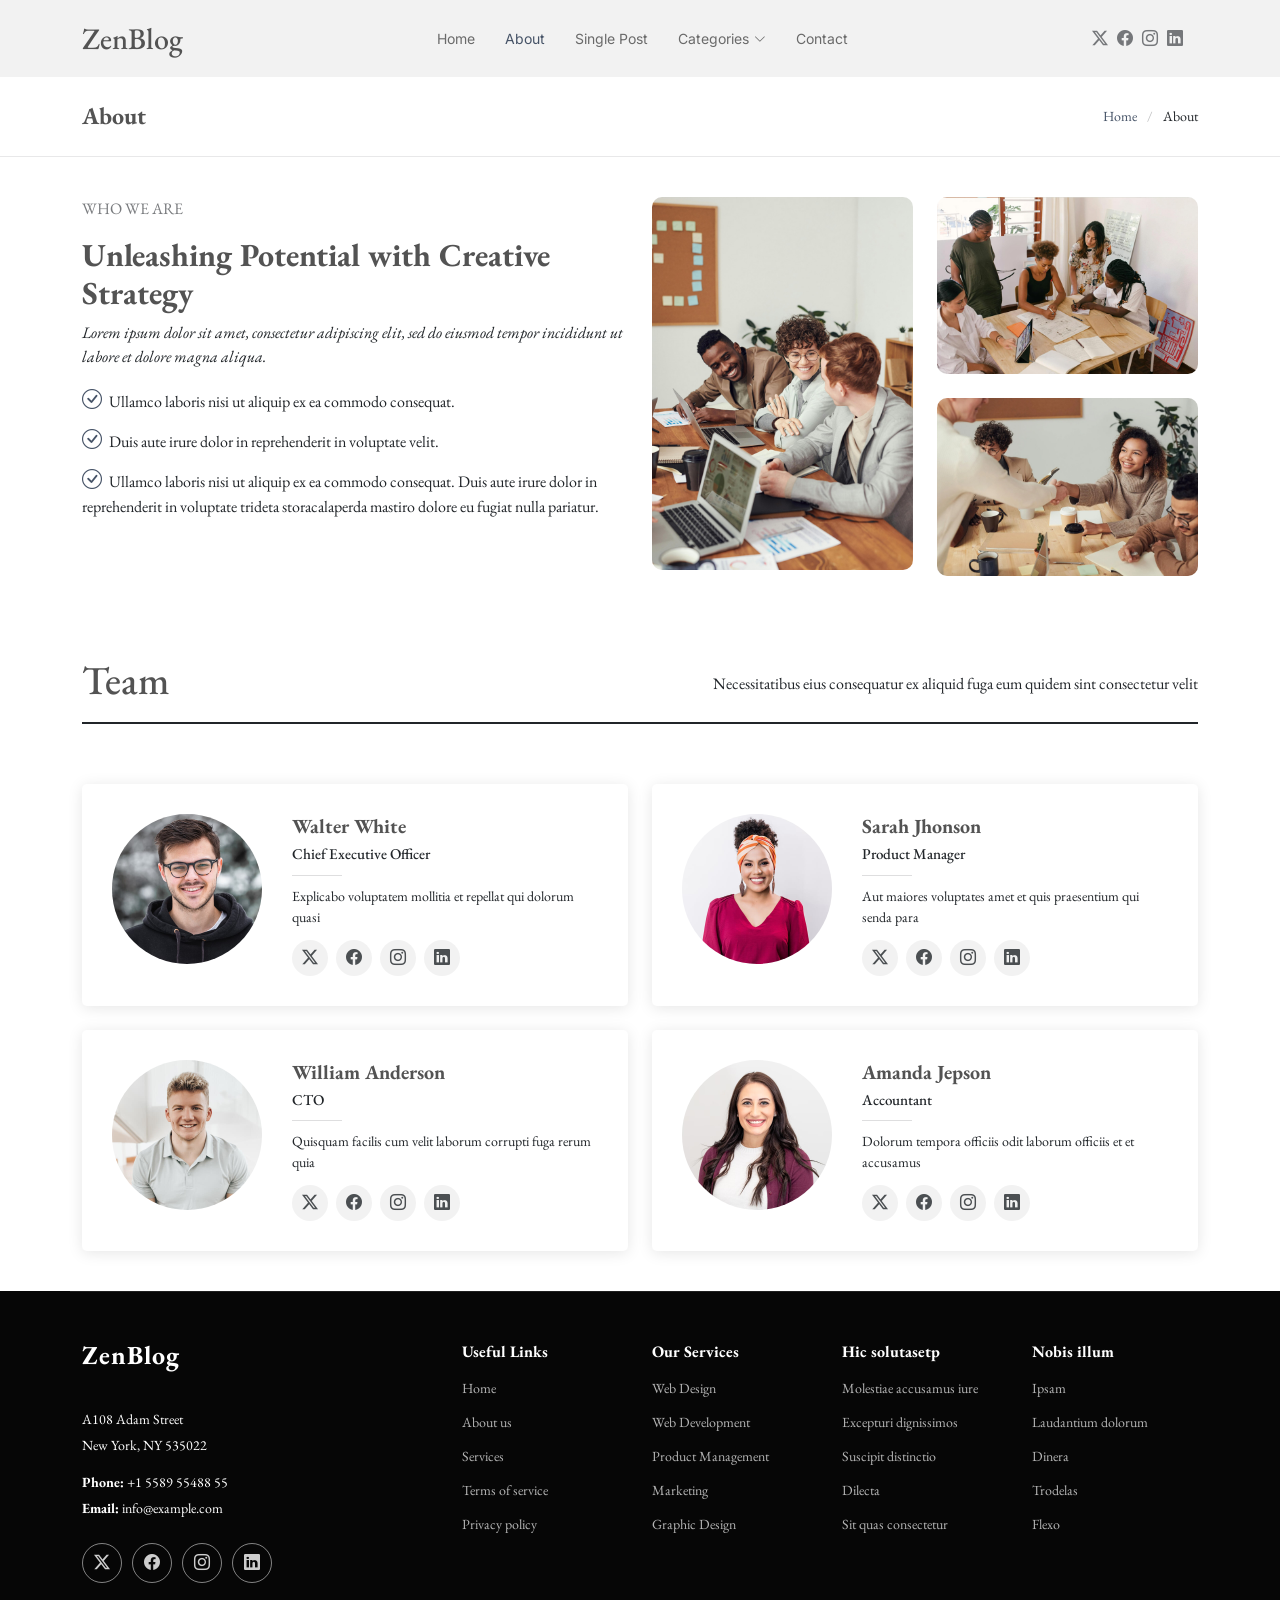
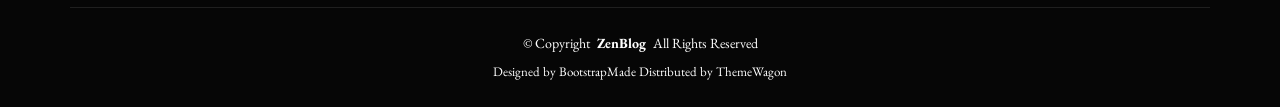
<file: about.html>
<!DOCTYPE html>
<html lang="en">

<head>
  <meta charset="utf-8">
  <meta content="width=device-width, initial-scale=1.0" name="viewport">
  <title>About - ZenBlog Bootstrap Template</title>
  <meta name="description" content="">
  <meta name="keywords" content="">

  <!-- Favicons -->
  <link href="assets/img/favicon.png" rel="icon">
  <link href="assets/img/apple-touch-icon.png" rel="apple-touch-icon">

  <!-- Fonts -->
  <link href="https://fonts.googleapis.com" rel="preconnect">
  <link href="https://fonts.gstatic.com" rel="preconnect" crossorigin>
  <link href="https://fonts.googleapis.com/css2?family=Inter:wght@100;200;300;400;500;600;700;800;900&family=EB+Garamond:ital,wght@0,400;0,500;0,600;0,700;0,800;1,400;1,500;1,600;1,700;1,800&display=swap" rel="stylesheet">

  <!-- Vendor CSS Files -->
  <link href="assets/vendor/bootstrap/css/bootstrap.min.css" rel="stylesheet">
  <link href="assets/vendor/bootstrap-icons/bootstrap-icons.css" rel="stylesheet">
  <link href="assets/vendor/aos/aos.css" rel="stylesheet">
  <link href="assets/vendor/swiper/swiper-bundle.min.css" rel="stylesheet">

  <!-- Main CSS File -->
  <link href="assets/css/main.css" rel="stylesheet">

  <!-- =======================================================
  * Template Name: ZenBlog
  * Template URL: https://bootstrapmade.com/zenblog-bootstrap-blog-template/
  * Updated: Aug 08 2024 with Bootstrap v5.3.3
  * Author: BootstrapMade.com
  * License: https://bootstrapmade.com/license/
  ======================================================== -->
</head>

<body class="about-page">

  <header id="header" class="header d-flex align-items-center sticky-top">
    <div class="container position-relative d-flex align-items-center justify-content-between">

      <a href="index.html" class="logo d-flex align-items-center me-auto me-xl-0">
        <!-- Uncomment the line below if you also wish to use an image logo -->
        <!-- <img src="assets/img/logo.png" alt=""> -->
        <h1 class="sitename">ZenBlog</h1>
      </a>

      <nav id="navmenu" class="navmenu">
        <ul>
          <li><a href="index.html">Home</a></li>
          <li><a href="about.html" class="active">About</a></li>
          <li><a href="single-post.html">Single Post</a></li>
          <li class="dropdown"><a href="#"><span>Categories</span> <i class="bi bi-chevron-down toggle-dropdown"></i></a>
            <ul>
              <li><a href="category.html">Category 1</a></li>
              <li class="dropdown"><a href="#"><span>Deep Dropdown</span> <i class="bi bi-chevron-down toggle-dropdown"></i></a>
                <ul>
                  <li><a href="#">Deep Dropdown 1</a></li>
                  <li><a href="#">Deep Dropdown 2</a></li>
                  <li><a href="#">Deep Dropdown 3</a></li>
                  <li><a href="#">Deep Dropdown 4</a></li>
                  <li><a href="#">Deep Dropdown 5</a></li>
                </ul>
              </li>
              <li><a href="category.html">Category 2</a></li>
              <li><a href="category.html">Category 3</a></li>
              <li><a href="category.html">Category 4</a></li>
            </ul>
          </li>
          <li><a href="contact.html">Contact</a></li>
        </ul>
        <i class="mobile-nav-toggle d-xl-none bi bi-list"></i>
      </nav>

      <div class="header-social-links">
        <a href="#" class="twitter"><i class="bi bi-twitter-x"></i></a>
        <a href="#" class="facebook"><i class="bi bi-facebook"></i></a>
        <a href="#" class="instagram"><i class="bi bi-instagram"></i></a>
        <a href="#" class="linkedin"><i class="bi bi-linkedin"></i></a>
      </div>

    </div>
  </header>

  <main class="main">

    <!-- Page Title -->
    <div class="page-title">
      <div class="container d-lg-flex justify-content-between align-items-center">
        <h1 class="mb-2 mb-lg-0">About</h1>
        <nav class="breadcrumbs">
          <ol>
            <li><a href="index.html">Home</a></li>
            <li class="current">About</li>
          </ol>
        </nav>
      </div>
    </div><!-- End Page Title -->

    <!-- About Section -->
    <section id="about" class="about section">

      <div class="container">

        <div class="row gy-4">

          <div class="col-lg-6 content" data-aos="fade-up" data-aos-delay="100">
            <p class="who-we-are">Who We Are</p>
            <h3>Unleashing Potential with Creative Strategy</h3>
            <p class="fst-italic">
              Lorem ipsum dolor sit amet, consectetur adipiscing elit, sed do eiusmod tempor incididunt ut labore et dolore
              magna aliqua.
            </p>
            <ul>
              <li><i class="bi bi-check-circle"></i> <span>Ullamco laboris nisi ut aliquip ex ea commodo consequat.</span></li>
              <li><i class="bi bi-check-circle"></i> <span>Duis aute irure dolor in reprehenderit in voluptate velit.</span></li>
              <li><i class="bi bi-check-circle"></i> <span>Ullamco laboris nisi ut aliquip ex ea commodo consequat. Duis aute irure dolor in reprehenderit in voluptate trideta storacalaperda mastiro dolore eu fugiat nulla pariatur.</span></li>
            </ul>
          </div>

          <div class="col-lg-6 about-images" data-aos="fade-up" data-aos-delay="200">
            <div class="row gy-4">
              <div class="col-lg-6">
                <img src="assets/img/about-company-1.jpg" class="img-fluid" alt="">
              </div>
              <div class="col-lg-6">
                <div class="row gy-4">
                  <div class="col-lg-12">
                    <img src="assets/img/about-company-2.jpg" class="img-fluid" alt="">
                  </div>
                  <div class="col-lg-12">
                    <img src="assets/img/about-company-3.jpg" class="img-fluid" alt="">
                  </div>
                </div>
              </div>
            </div>

          </div>

        </div>

      </div>
    </section><!-- /About Section -->

    <!-- Team Section -->
    <section id="team" class="team section">

      <!-- Section Title -->
      <div class="container section-title" data-aos="fade-up">
        <div class="section-title-container d-flex align-items-center justify-content-between">
          <h2>Team</h2>
          <p>Necessitatibus eius consequatur ex aliquid fuga eum quidem sint consectetur velit</p>
        </div>
      </div><!-- End Section Title -->

      <div class="container">

        <div class="row gy-4">

          <div class="col-lg-6" data-aos="fade-up" data-aos-delay="100">
            <div class="team-member d-flex align-items-start">
              <div class="pic"><img src="assets/img/team/team-1.jpg" class="img-fluid" alt=""></div>
              <div class="member-info">
                <h4>Walter White</h4>
                <span>Chief Executive Officer</span>
                <p>Explicabo voluptatem mollitia et repellat qui dolorum quasi</p>
                <div class="social">
                  <a href=""><i class="bi bi-twitter-x"></i></a>
                  <a href=""><i class="bi bi-facebook"></i></a>
                  <a href=""><i class="bi bi-instagram"></i></a>
                  <a href=""> <i class="bi bi-linkedin"></i> </a>
                </div>
              </div>
            </div>
          </div><!-- End Team Member -->

          <div class="col-lg-6" data-aos="fade-up" data-aos-delay="200">
            <div class="team-member d-flex align-items-start">
              <div class="pic"><img src="assets/img/team/team-2.jpg" class="img-fluid" alt=""></div>
              <div class="member-info">
                <h4>Sarah Jhonson</h4>
                <span>Product Manager</span>
                <p>Aut maiores voluptates amet et quis praesentium qui senda para</p>
                <div class="social">
                  <a href=""><i class="bi bi-twitter-x"></i></a>
                  <a href=""><i class="bi bi-facebook"></i></a>
                  <a href=""><i class="bi bi-instagram"></i></a>
                  <a href=""> <i class="bi bi-linkedin"></i> </a>
                </div>
              </div>
            </div>
          </div><!-- End Team Member -->

          <div class="col-lg-6" data-aos="fade-up" data-aos-delay="300">
            <div class="team-member d-flex align-items-start">
              <div class="pic"><img src="assets/img/team/team-3.jpg" class="img-fluid" alt=""></div>
              <div class="member-info">
                <h4>William Anderson</h4>
                <span>CTO</span>
                <p>Quisquam facilis cum velit laborum corrupti fuga rerum quia</p>
                <div class="social">
                  <a href=""><i class="bi bi-twitter-x"></i></a>
                  <a href=""><i class="bi bi-facebook"></i></a>
                  <a href=""><i class="bi bi-instagram"></i></a>
                  <a href=""> <i class="bi bi-linkedin"></i> </a>
                </div>
              </div>
            </div>
          </div><!-- End Team Member -->

          <div class="col-lg-6" data-aos="fade-up" data-aos-delay="400">
            <div class="team-member d-flex align-items-start">
              <div class="pic"><img src="assets/img/team/team-4.jpg" class="img-fluid" alt=""></div>
              <div class="member-info">
                <h4>Amanda Jepson</h4>
                <span>Accountant</span>
                <p>Dolorum tempora officiis odit laborum officiis et et accusamus</p>
                <div class="social">
                  <a href=""><i class="bi bi-twitter-x"></i></a>
                  <a href=""><i class="bi bi-facebook"></i></a>
                  <a href=""><i class="bi bi-instagram"></i></a>
                  <a href=""> <i class="bi bi-linkedin"></i> </a>
                </div>
              </div>
            </div>
          </div><!-- End Team Member -->

        </div>

      </div>

    </section><!-- /Team Section -->

  </main>

  <footer id="footer" class="footer dark-background">

    <div class="container footer-top">
      <div class="row gy-4">
        <div class="col-lg-4 col-md-6 footer-about">
          <a href="index.html" class="logo d-flex align-items-center">
            <span class="sitename">ZenBlog</span>
          </a>
          <div class="footer-contact pt-3">
            <p>A108 Adam Street</p>
            <p>New York, NY 535022</p>
            <p class="mt-3"><strong>Phone:</strong> <span>+1 5589 55488 55</span></p>
            <p><strong>Email:</strong> <span>info@example.com</span></p>
          </div>
          <div class="social-links d-flex mt-4">
            <a href=""><i class="bi bi-twitter-x"></i></a>
            <a href=""><i class="bi bi-facebook"></i></a>
            <a href=""><i class="bi bi-instagram"></i></a>
            <a href=""><i class="bi bi-linkedin"></i></a>
          </div>
        </div>

        <div class="col-lg-2 col-md-3 footer-links">
          <h4>Useful Links</h4>
          <ul>
            <li><a href="#">Home</a></li>
            <li><a href="#">About us</a></li>
            <li><a href="#">Services</a></li>
            <li><a href="#">Terms of service</a></li>
            <li><a href="#">Privacy policy</a></li>
          </ul>
        </div>

        <div class="col-lg-2 col-md-3 footer-links">
          <h4>Our Services</h4>
          <ul>
            <li><a href="#">Web Design</a></li>
            <li><a href="#">Web Development</a></li>
            <li><a href="#">Product Management</a></li>
            <li><a href="#">Marketing</a></li>
            <li><a href="#">Graphic Design</a></li>
          </ul>
        </div>

        <div class="col-lg-2 col-md-3 footer-links">
          <h4>Hic solutasetp</h4>
          <ul>
            <li><a href="#">Molestiae accusamus iure</a></li>
            <li><a href="#">Excepturi dignissimos</a></li>
            <li><a href="#">Suscipit distinctio</a></li>
            <li><a href="#">Dilecta</a></li>
            <li><a href="#">Sit quas consectetur</a></li>
          </ul>
        </div>

        <div class="col-lg-2 col-md-3 footer-links">
          <h4>Nobis illum</h4>
          <ul>
            <li><a href="#">Ipsam</a></li>
            <li><a href="#">Laudantium dolorum</a></li>
            <li><a href="#">Dinera</a></li>
            <li><a href="#">Trodelas</a></li>
            <li><a href="#">Flexo</a></li>
          </ul>
        </div>

      </div>
    </div>

    <div class="container copyright text-center mt-4">
      <p>© <span>Copyright</span> <strong class="px-1 sitename">ZenBlog</strong> <span>All Rights Reserved</span></p>
      <div class="credits">
        <!-- All the links in the footer should remain intact. -->
        <!-- You can delete the links only if you've purchased the pro version. -->
        <!-- Licensing information: https://bootstrapmade.com/license/ -->
        <!-- Purchase the pro version with working PHP/AJAX contact form: [buy-url] -->
        Designed by <a href="https://bootstrapmade.com/">BootstrapMade</a> Distributed by <a href=“https://themewagon.com>ThemeWagon
      </div>
    </div>

  </footer>

  <!-- Scroll Top -->
  <a href="#" id="scroll-top" class="scroll-top d-flex align-items-center justify-content-center"><i class="bi bi-arrow-up-short"></i></a>

  <!-- Preloader -->
  <div id="preloader"></div>

  <!-- Vendor JS Files -->
  <script src="assets/vendor/bootstrap/js/bootstrap.bundle.min.js"></script>
  <script src="assets/vendor/php-email-form/validate.js"></script>
  <script src="assets/vendor/aos/aos.js"></script>
  <script src="assets/vendor/swiper/swiper-bundle.min.js"></script>

  <!-- Main JS File -->
  <script src="assets/js/main.js"></script>

</body>

</html>
</file>
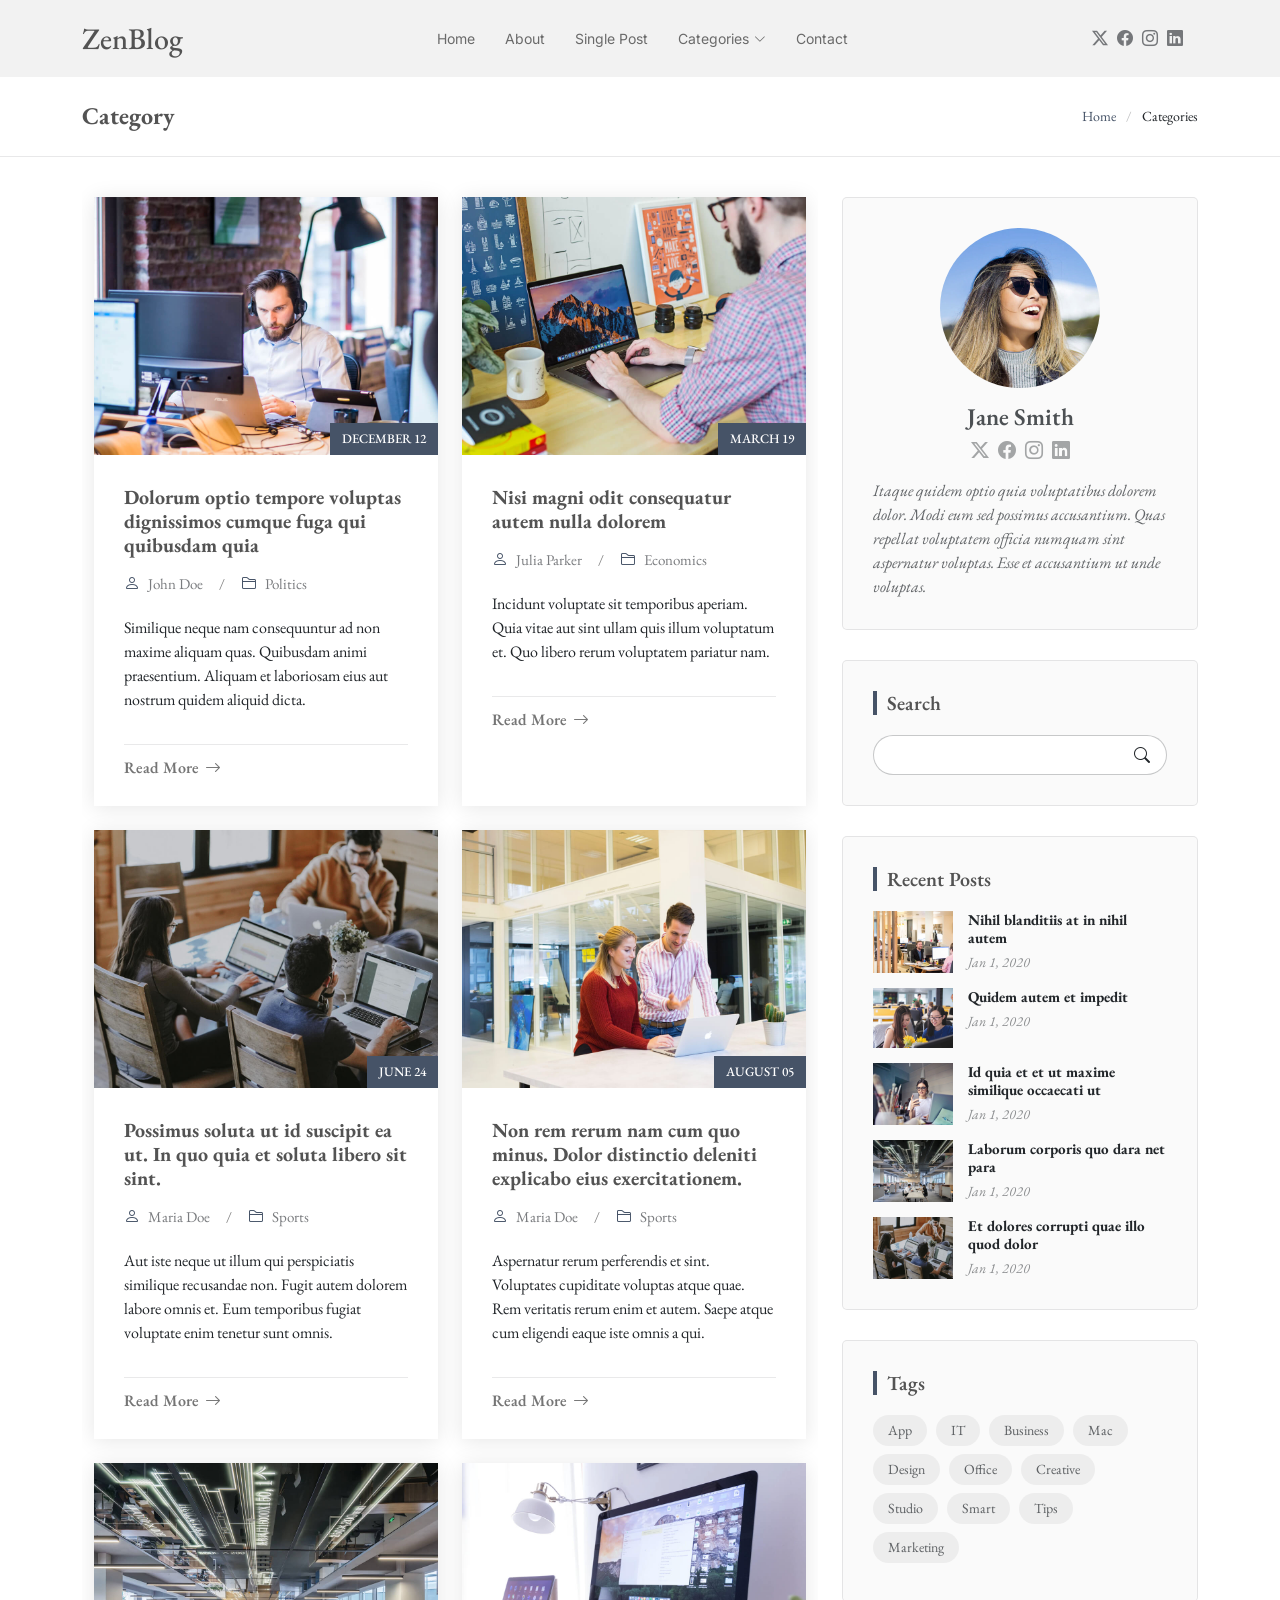
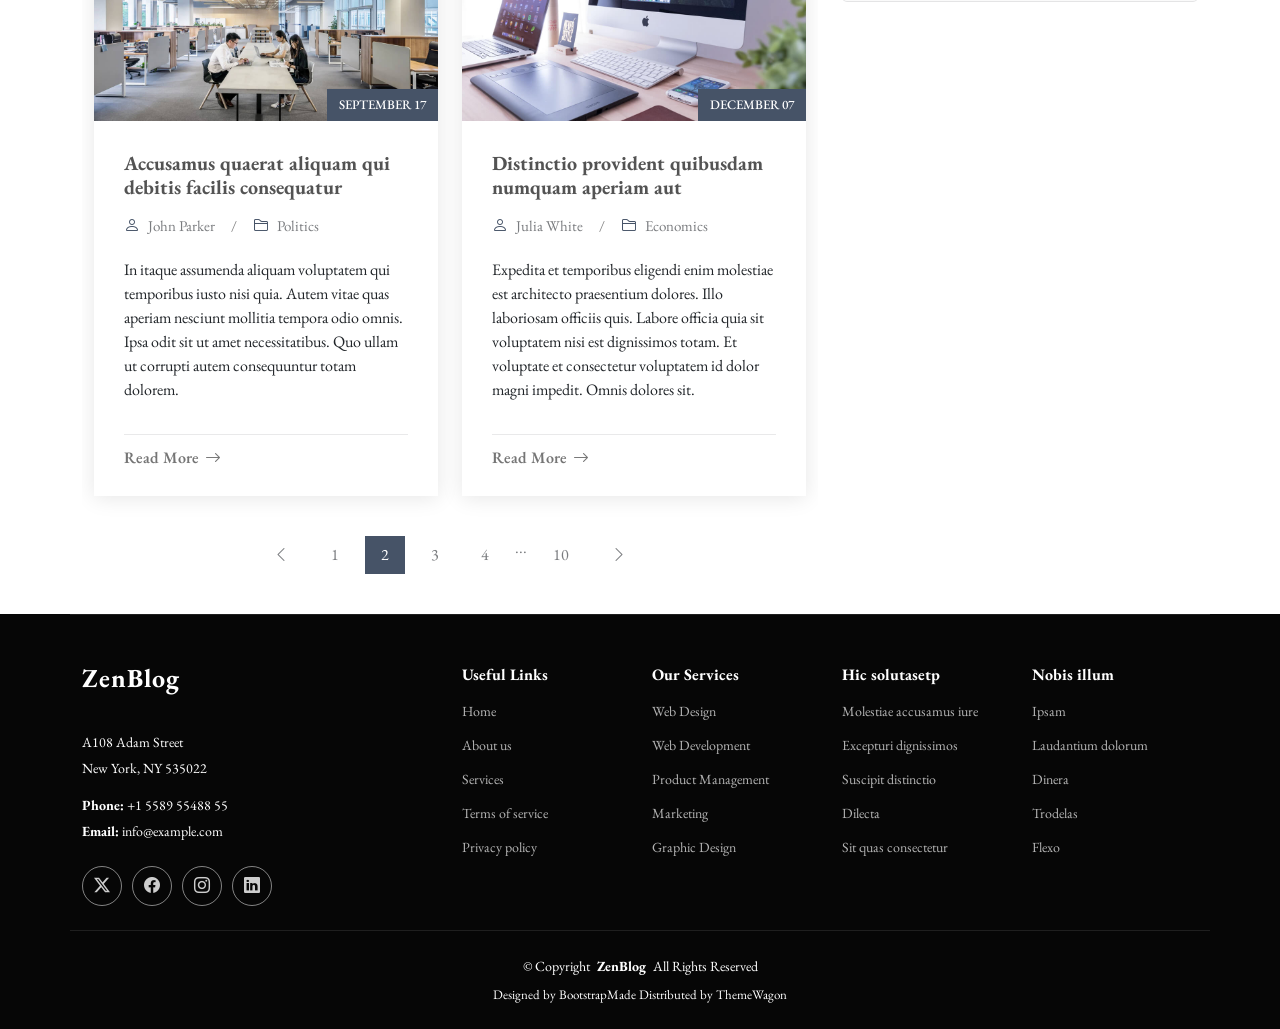
<file: category.html>
<!DOCTYPE html>
<html lang="en">

<head>
  <meta charset="utf-8">
  <meta content="width=device-width, initial-scale=1.0" name="viewport">
  <title>Category - ZenBlog Bootstrap Template</title>
  <meta name="description" content="">
  <meta name="keywords" content="">

  <!-- Favicons -->
  <link href="assets/img/favicon.png" rel="icon">
  <link href="assets/img/apple-touch-icon.png" rel="apple-touch-icon">

  <!-- Fonts -->
  <link href="https://fonts.googleapis.com" rel="preconnect">
  <link href="https://fonts.gstatic.com" rel="preconnect" crossorigin>
  <link href="https://fonts.googleapis.com/css2?family=Inter:wght@100;200;300;400;500;600;700;800;900&family=EB+Garamond:ital,wght@0,400;0,500;0,600;0,700;0,800;1,400;1,500;1,600;1,700;1,800&display=swap" rel="stylesheet">

  <!-- Vendor CSS Files -->
  <link href="assets/vendor/bootstrap/css/bootstrap.min.css" rel="stylesheet">
  <link href="assets/vendor/bootstrap-icons/bootstrap-icons.css" rel="stylesheet">
  <link href="assets/vendor/aos/aos.css" rel="stylesheet">
  <link href="assets/vendor/swiper/swiper-bundle.min.css" rel="stylesheet">

  <!-- Main CSS File -->
  <link href="assets/css/main.css" rel="stylesheet">

  <!-- =======================================================
  * Template Name: ZenBlog
  * Template URL: https://bootstrapmade.com/zenblog-bootstrap-blog-template/
  * Updated: Aug 08 2024 with Bootstrap v5.3.3
  * Author: BootstrapMade.com
  * License: https://bootstrapmade.com/license/
  ======================================================== -->
</head>

<body class="category-page">

  <header id="header" class="header d-flex align-items-center sticky-top">
    <div class="container position-relative d-flex align-items-center justify-content-between">

      <a href="index.html" class="logo d-flex align-items-center me-auto me-xl-0">
        <!-- Uncomment the line below if you also wish to use an image logo -->
        <!-- <img src="assets/img/logo.png" alt=""> -->
        <h1 class="sitename">ZenBlog</h1>
      </a>

      <nav id="navmenu" class="navmenu">
        <ul>
          <li><a href="index.html">Home</a></li>
          <li><a href="about.html">About</a></li>
          <li><a href="single-post.html">Single Post</a></li>
          <li class="dropdown"><a href="#"><span>Categories</span> <i class="bi bi-chevron-down toggle-dropdown"></i></a>
            <ul>
              <li><a href="category.html" class="active">Category 1</a></li>
              <li class="dropdown"><a href="#"><span>Deep Dropdown</span> <i class="bi bi-chevron-down toggle-dropdown"></i></a>
                <ul>
                  <li><a href="#">Deep Dropdown 1</a></li>
                  <li><a href="#">Deep Dropdown 2</a></li>
                  <li><a href="#">Deep Dropdown 3</a></li>
                  <li><a href="#">Deep Dropdown 4</a></li>
                  <li><a href="#">Deep Dropdown 5</a></li>
                </ul>
              </li>
              <li><a href="category.html" class="active">Category 2</a></li>
              <li><a href="category.html" class="active">Category 3</a></li>
              <li><a href="category.html" class="active">Category 4</a></li>
            </ul>
          </li>
          <li><a href="contact.html">Contact</a></li>
        </ul>
        <i class="mobile-nav-toggle d-xl-none bi bi-list"></i>
      </nav>

      <div class="header-social-links">
        <a href="#" class="twitter"><i class="bi bi-twitter-x"></i></a>
        <a href="#" class="facebook"><i class="bi bi-facebook"></i></a>
        <a href="#" class="instagram"><i class="bi bi-instagram"></i></a>
        <a href="#" class="linkedin"><i class="bi bi-linkedin"></i></a>
      </div>

    </div>
  </header>

  <main class="main">

    <!-- Page Title -->
    <div class="page-title position-relative">
      <div class="container d-lg-flex justify-content-between align-items-center">
        <h1 class="mb-2 mb-lg-0">Category</h1>
        <nav class="breadcrumbs">
          <ol>
            <li><a href="index.html">Home</a></li>
            <li class="current">Categories</li>
          </ol>
        </nav>
      </div>
    </div><!-- End Page Title -->

    <div class="container">
      <div class="row">

        <div class="col-lg-8">

          <!-- Blog Posts Section -->
          <section id="blog-posts" class="blog-posts section">

            <div class="container">
              <div class="row gy-4">

                <div class="col-lg-6">
                  <article class="position-relative h-100">

                    <div class="post-img position-relative overflow-hidden">
                      <img src="assets/img/blog/blog-1.jpg" class="img-fluid" alt="">
                      <span class="post-date">December 12</span>
                    </div>

                    <div class="post-content d-flex flex-column">

                      <h3 class="post-title">Dolorum optio tempore voluptas dignissimos cumque fuga qui quibusdam quia</h3>

                      <div class="meta d-flex align-items-center">
                        <div class="d-flex align-items-center">
                          <i class="bi bi-person"></i> <span class="ps-2">John Doe</span>
                        </div>
                        <span class="px-3 text-black-50">/</span>
                        <div class="d-flex align-items-center">
                          <i class="bi bi-folder2"></i> <span class="ps-2">Politics</span>
                        </div>
                      </div>

                      <p>
                        Similique neque nam consequuntur ad non maxime aliquam quas. Quibusdam animi praesentium. Aliquam et laboriosam eius aut nostrum quidem aliquid dicta.
                      </p>

                      <hr>

                      <a href="blog-details.html" class="readmore stretched-link"><span>Read More</span><i class="bi bi-arrow-right"></i></a>

                    </div>

                  </article>
                </div><!-- End post list item -->

                <div class="col-lg-6">
                  <article class="position-relative h-100">

                    <div class="post-img position-relative overflow-hidden">
                      <img src="assets/img/blog/blog-2.jpg" class="img-fluid" alt="">
                      <span class="post-date">March 19</span>
                    </div>

                    <div class="post-content d-flex flex-column">

                      <h3 class="post-title">Nisi magni odit consequatur autem nulla dolorem</h3>

                      <div class="meta d-flex align-items-center">
                        <div class="d-flex align-items-center">
                          <i class="bi bi-person"></i> <span class="ps-2">Julia Parker</span>
                        </div>
                        <span class="px-3 text-black-50">/</span>
                        <div class="d-flex align-items-center">
                          <i class="bi bi-folder2"></i> <span class="ps-2">Economics</span>
                        </div>
                      </div>

                      <p>
                        Incidunt voluptate sit temporibus aperiam. Quia vitae aut sint ullam quis illum voluptatum et. Quo libero rerum voluptatem pariatur nam.
                      </p>

                      <hr>

                      <a href="blog-details.html" class="readmore stretched-link"><span>Read More</span><i class="bi bi-arrow-right"></i></a>

                    </div>

                  </article>
                </div><!-- End post list item -->

                <div class="col-lg-6">
                  <article class="position-relative h-100">

                    <div class="post-img position-relative overflow-hidden">
                      <img src="assets/img/blog/blog-3.jpg" class="img-fluid" alt="">
                      <span class="post-date">June 24</span>
                    </div>

                    <div class="post-content d-flex flex-column">

                      <h3 class="post-title">Possimus soluta ut id suscipit ea ut. In quo quia et soluta libero sit sint.</h3>

                      <div class="meta d-flex align-items-center">
                        <div class="d-flex align-items-center">
                          <i class="bi bi-person"></i> <span class="ps-2">Maria Doe</span>
                        </div>
                        <span class="px-3 text-black-50">/</span>
                        <div class="d-flex align-items-center">
                          <i class="bi bi-folder2"></i> <span class="ps-2">Sports</span>
                        </div>
                      </div>

                      <p>
                        Aut iste neque ut illum qui perspiciatis similique recusandae non. Fugit autem dolorem labore omnis et. Eum temporibus fugiat voluptate enim tenetur sunt omnis.
                      </p>

                      <hr>

                      <a href="blog-details.html" class="readmore stretched-link"><span>Read More</span><i class="bi bi-arrow-right"></i></a>

                    </div>

                  </article>
                </div><!-- End post list item -->

                <div class="col-lg-6">
                  <article class="position-relative h-100">

                    <div class="post-img position-relative overflow-hidden">
                      <img src="assets/img/blog/blog-4.jpg" class="img-fluid" alt="">
                      <span class="post-date">August 05</span>
                    </div>

                    <div class="post-content d-flex flex-column">

                      <h3 class="post-title">Non rem rerum nam cum quo minus. Dolor distinctio deleniti explicabo eius exercitationem.</h3>

                      <div class="meta d-flex align-items-center">
                        <div class="d-flex align-items-center">
                          <i class="bi bi-person"></i> <span class="ps-2">Maria Doe</span>
                        </div>
                        <span class="px-3 text-black-50">/</span>
                        <div class="d-flex align-items-center">
                          <i class="bi bi-folder2"></i> <span class="ps-2">Sports</span>
                        </div>
                      </div>

                      <p>
                        Aspernatur rerum perferendis et sint. Voluptates cupiditate voluptas atque quae. Rem veritatis rerum enim et autem. Saepe atque cum eligendi eaque iste omnis a qui.
                      </p>

                      <hr>

                      <a href="blog-details.html" class="readmore stretched-link"><span>Read More</span><i class="bi bi-arrow-right"></i></a>

                    </div>

                  </article>
                </div><!-- End post list item -->

                <div class="col-lg-6">
                  <article class="position-relative h-100">

                    <div class="post-img position-relative overflow-hidden">
                      <img src="assets/img/blog/blog-5.jpg" class="img-fluid" alt="">
                      <span class="post-date">September 17</span>
                    </div>

                    <div class="post-content d-flex flex-column">

                      <h3 class="post-title">Accusamus quaerat aliquam qui debitis facilis consequatur</h3>

                      <div class="meta d-flex align-items-center">
                        <div class="d-flex align-items-center">
                          <i class="bi bi-person"></i> <span class="ps-2">John Parker</span>
                        </div>
                        <span class="px-3 text-black-50">/</span>
                        <div class="d-flex align-items-center">
                          <i class="bi bi-folder2"></i> <span class="ps-2">Politics</span>
                        </div>
                      </div>

                      <p>
                        In itaque assumenda aliquam voluptatem qui temporibus iusto nisi quia. Autem vitae quas aperiam nesciunt mollitia tempora odio omnis. Ipsa odit sit ut amet necessitatibus. Quo ullam ut corrupti autem consequuntur totam dolorem.
                      </p>

                      <hr>

                      <a href="blog-details.html" class="readmore stretched-link"><span>Read More</span><i class="bi bi-arrow-right"></i></a>

                    </div>

                  </article>
                </div><!-- End post list item -->

                <div class="col-lg-6">
                  <article class="position-relative h-100">

                    <div class="post-img position-relative overflow-hidden">
                      <img src="assets/img/blog/blog-6.jpg" class="img-fluid" alt="">
                      <span class="post-date">December 07</span>
                    </div>

                    <div class="post-content d-flex flex-column">

                      <h3 class="post-title">Distinctio provident quibusdam numquam aperiam aut</h3>

                      <div class="meta d-flex align-items-center">
                        <div class="d-flex align-items-center">
                          <i class="bi bi-person"></i> <span class="ps-2">Julia White</span>
                        </div>
                        <span class="px-3 text-black-50">/</span>
                        <div class="d-flex align-items-center">
                          <i class="bi bi-folder2"></i> <span class="ps-2">Economics</span>
                        </div>
                      </div>

                      <p>
                        Expedita et temporibus eligendi enim molestiae est architecto praesentium dolores. Illo laboriosam officiis quis. Labore officia quia sit voluptatem nisi est dignissimos totam. Et voluptate et consectetur voluptatem id dolor magni impedit. Omnis dolores sit.
                      </p>

                      <hr>

                      <a href="blog-details.html" class="readmore stretched-link"><span>Read More</span><i class="bi bi-arrow-right"></i></a>

                    </div>

                  </article>
                </div><!-- End post list item -->

              </div>
            </div>

          </section><!-- /Blog Posts Section -->

          <!-- Blog Pagination Section -->
          <section id="blog-pagination" class="blog-pagination section">

            <div class="container">
              <div class="d-flex justify-content-center">
                <ul>
                  <li><a href="#"><i class="bi bi-chevron-left"></i></a></li>
                  <li><a href="#">1</a></li>
                  <li><a href="#" class="active">2</a></li>
                  <li><a href="#">3</a></li>
                  <li><a href="#">4</a></li>
                  <li>...</li>
                  <li><a href="#">10</a></li>
                  <li><a href="#"><i class="bi bi-chevron-right"></i></a></li>
                </ul>
              </div>
            </div>

          </section><!-- /Blog Pagination Section -->

        </div>

        <div class="col-lg-4 sidebar">

          <div class="widgets-container">

            <!-- Blog Author Widget 2 -->
            <div class="blog-author-widget-2 widget-item">

              <div class="d-flex flex-column align-items-center">
                <img src="assets/img/blog/blog-author.jpg" class="rounded-circle flex-shrink-0" alt="">
                <h4>Jane Smith</h4>
                <div class="social-links">
                  <a href="https://x.com/#"><i class="bi bi-twitter-x"></i></a>
                  <a href="https://facebook.com/#"><i class="bi bi-facebook"></i></a>
                  <a href="https://instagram.com/#"><i class="biu bi-instagram"></i></a>
                  <a href="https://instagram.com/#"><i class="biu bi-linkedin"></i></a>
                </div>

                <p>
                  Itaque quidem optio quia voluptatibus dolorem dolor. Modi eum sed possimus accusantium. Quas repellat voluptatem officia numquam sint aspernatur voluptas. Esse et accusantium ut unde voluptas.
                </p>

              </div>
            </div><!--/Blog Author Widget 2 -->

            <!-- Search Widget -->
            <div class="search-widget widget-item">

              <h3 class="widget-title">Search</h3>
              <form action="">
                <input type="text">
                <button type="submit" title="Search"><i class="bi bi-search"></i></button>
              </form>

            </div><!--/Search Widget -->

            <!-- Recent Posts Widget -->
            <div class="recent-posts-widget widget-item">

              <h3 class="widget-title">Recent Posts</h3>

              <div class="post-item">
                <img src="assets/img/blog/blog-recent-1.jpg" alt="" class="flex-shrink-0">
                <div>
                  <h4><a href="blog-details.html">Nihil blanditiis at in nihil autem</a></h4>
                  <time datetime="2020-01-01">Jan 1, 2020</time>
                </div>
              </div><!-- End recent post item-->

              <div class="post-item">
                <img src="assets/img/blog/blog-recent-2.jpg" alt="" class="flex-shrink-0">
                <div>
                  <h4><a href="blog-details.html">Quidem autem et impedit</a></h4>
                  <time datetime="2020-01-01">Jan 1, 2020</time>
                </div>
              </div><!-- End recent post item-->

              <div class="post-item">
                <img src="assets/img/blog/blog-recent-3.jpg" alt="" class="flex-shrink-0">
                <div>
                  <h4><a href="blog-details.html">Id quia et et ut maxime similique occaecati ut</a></h4>
                  <time datetime="2020-01-01">Jan 1, 2020</time>
                </div>
              </div><!-- End recent post item-->

              <div class="post-item">
                <img src="assets/img/blog/blog-recent-4.jpg" alt="" class="flex-shrink-0">
                <div>
                  <h4><a href="blog-details.html">Laborum corporis quo dara net para</a></h4>
                  <time datetime="2020-01-01">Jan 1, 2020</time>
                </div>
              </div><!-- End recent post item-->

              <div class="post-item">
                <img src="assets/img/blog/blog-recent-5.jpg" alt="" class="flex-shrink-0">
                <div>
                  <h4><a href="blog-details.html">Et dolores corrupti quae illo quod dolor</a></h4>
                  <time datetime="2020-01-01">Jan 1, 2020</time>
                </div>
              </div><!-- End recent post item-->

            </div><!--/Recent Posts Widget -->

            <!-- Tags Widget -->
            <div class="tags-widget widget-item">

              <h3 class="widget-title">Tags</h3>
              <ul>
                <li><a href="#">App</a></li>
                <li><a href="#">IT</a></li>
                <li><a href="#">Business</a></li>
                <li><a href="#">Mac</a></li>
                <li><a href="#">Design</a></li>
                <li><a href="#">Office</a></li>
                <li><a href="#">Creative</a></li>
                <li><a href="#">Studio</a></li>
                <li><a href="#">Smart</a></li>
                <li><a href="#">Tips</a></li>
                <li><a href="#">Marketing</a></li>
              </ul>

            </div><!--/Tags Widget -->

          </div>

        </div>

      </div>
    </div>

  </main>

  <footer id="footer" class="footer dark-background">

    <div class="container footer-top">
      <div class="row gy-4">
        <div class="col-lg-4 col-md-6 footer-about">
          <a href="index.html" class="logo d-flex align-items-center">
            <span class="sitename">ZenBlog</span>
          </a>
          <div class="footer-contact pt-3">
            <p>A108 Adam Street</p>
            <p>New York, NY 535022</p>
            <p class="mt-3"><strong>Phone:</strong> <span>+1 5589 55488 55</span></p>
            <p><strong>Email:</strong> <span>info@example.com</span></p>
          </div>
          <div class="social-links d-flex mt-4">
            <a href=""><i class="bi bi-twitter-x"></i></a>
            <a href=""><i class="bi bi-facebook"></i></a>
            <a href=""><i class="bi bi-instagram"></i></a>
            <a href=""><i class="bi bi-linkedin"></i></a>
          </div>
        </div>

        <div class="col-lg-2 col-md-3 footer-links">
          <h4>Useful Links</h4>
          <ul>
            <li><a href="#">Home</a></li>
            <li><a href="#">About us</a></li>
            <li><a href="#">Services</a></li>
            <li><a href="#">Terms of service</a></li>
            <li><a href="#">Privacy policy</a></li>
          </ul>
        </div>

        <div class="col-lg-2 col-md-3 footer-links">
          <h4>Our Services</h4>
          <ul>
            <li><a href="#">Web Design</a></li>
            <li><a href="#">Web Development</a></li>
            <li><a href="#">Product Management</a></li>
            <li><a href="#">Marketing</a></li>
            <li><a href="#">Graphic Design</a></li>
          </ul>
        </div>

        <div class="col-lg-2 col-md-3 footer-links">
          <h4>Hic solutasetp</h4>
          <ul>
            <li><a href="#">Molestiae accusamus iure</a></li>
            <li><a href="#">Excepturi dignissimos</a></li>
            <li><a href="#">Suscipit distinctio</a></li>
            <li><a href="#">Dilecta</a></li>
            <li><a href="#">Sit quas consectetur</a></li>
          </ul>
        </div>

        <div class="col-lg-2 col-md-3 footer-links">
          <h4>Nobis illum</h4>
          <ul>
            <li><a href="#">Ipsam</a></li>
            <li><a href="#">Laudantium dolorum</a></li>
            <li><a href="#">Dinera</a></li>
            <li><a href="#">Trodelas</a></li>
            <li><a href="#">Flexo</a></li>
          </ul>
        </div>

      </div>
    </div>

    <div class="container copyright text-center mt-4">
      <p>© <span>Copyright</span> <strong class="px-1 sitename">ZenBlog</strong> <span>All Rights Reserved</span></p>
      <div class="credits">
        <!-- All the links in the footer should remain intact. -->
        <!-- You can delete the links only if you've purchased the pro version. -->
        <!-- Licensing information: https://bootstrapmade.com/license/ -->
        <!-- Purchase the pro version with working PHP/AJAX contact form: [buy-url] -->
        Designed by <a href="https://bootstrapmade.com/">BootstrapMade</a> Distributed by <a href=“https://themewagon.com>ThemeWagon
      </div>
    </div>

  </footer>

  <!-- Scroll Top -->
  <a href="#" id="scroll-top" class="scroll-top d-flex align-items-center justify-content-center"><i class="bi bi-arrow-up-short"></i></a>

  <!-- Preloader -->
  <div id="preloader"></div>

  <!-- Vendor JS Files -->
  <script src="assets/vendor/bootstrap/js/bootstrap.bundle.min.js"></script>
  <script src="assets/vendor/php-email-form/validate.js"></script>
  <script src="assets/vendor/aos/aos.js"></script>
  <script src="assets/vendor/swiper/swiper-bundle.min.js"></script>

  <!-- Main JS File -->
  <script src="assets/js/main.js"></script>

</body>

</html>
</file>
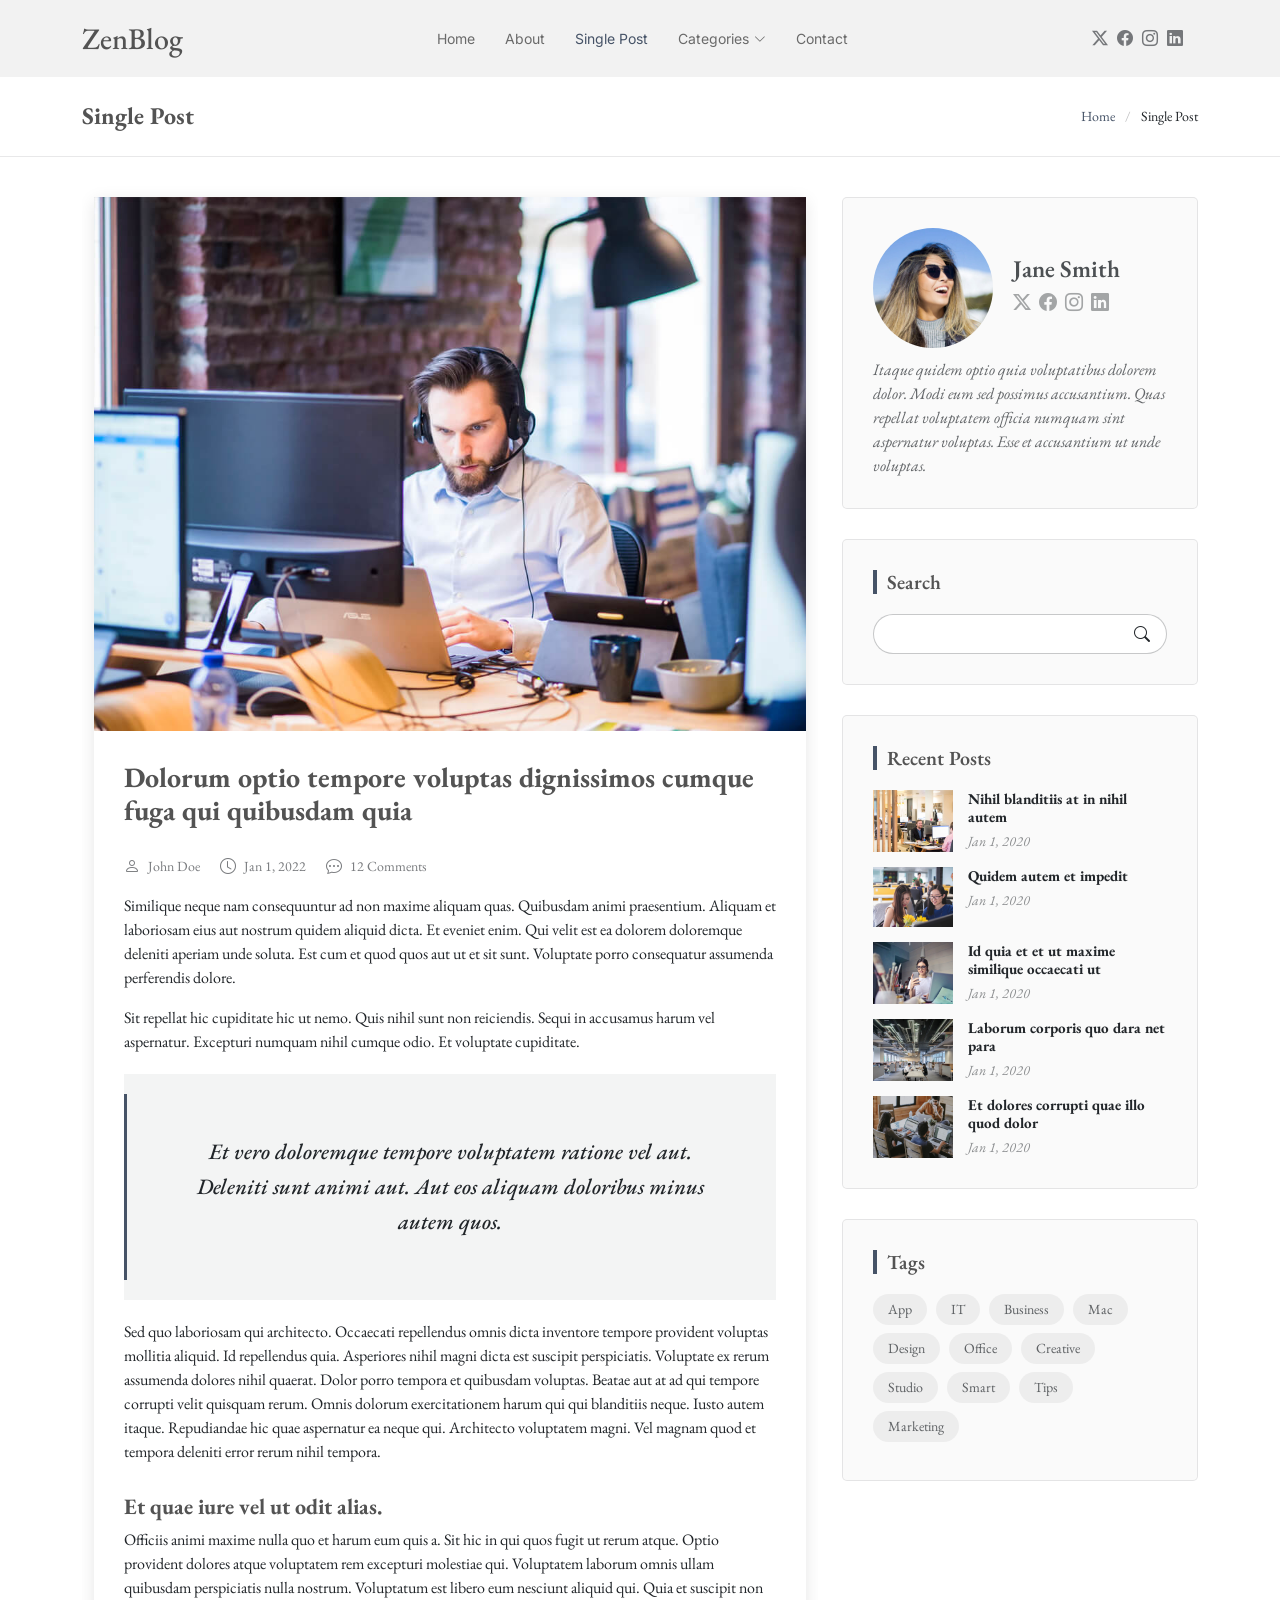
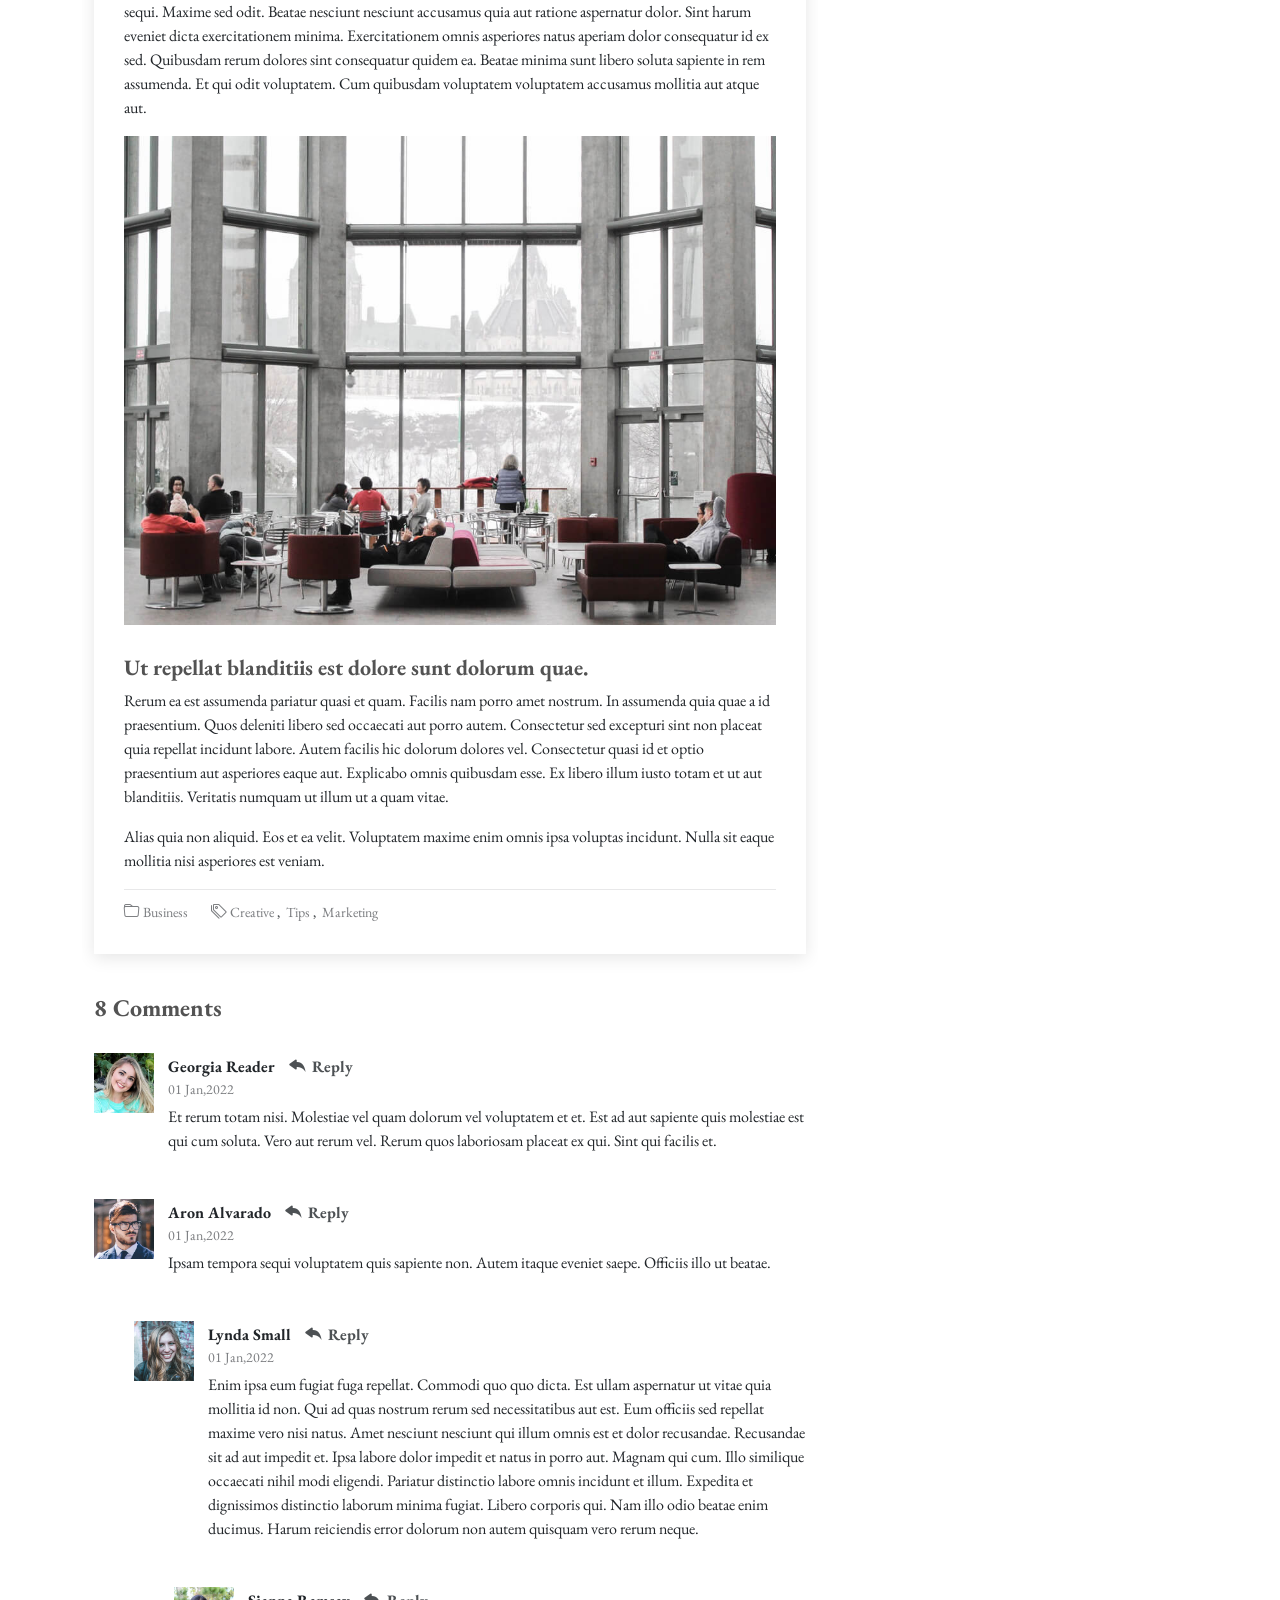
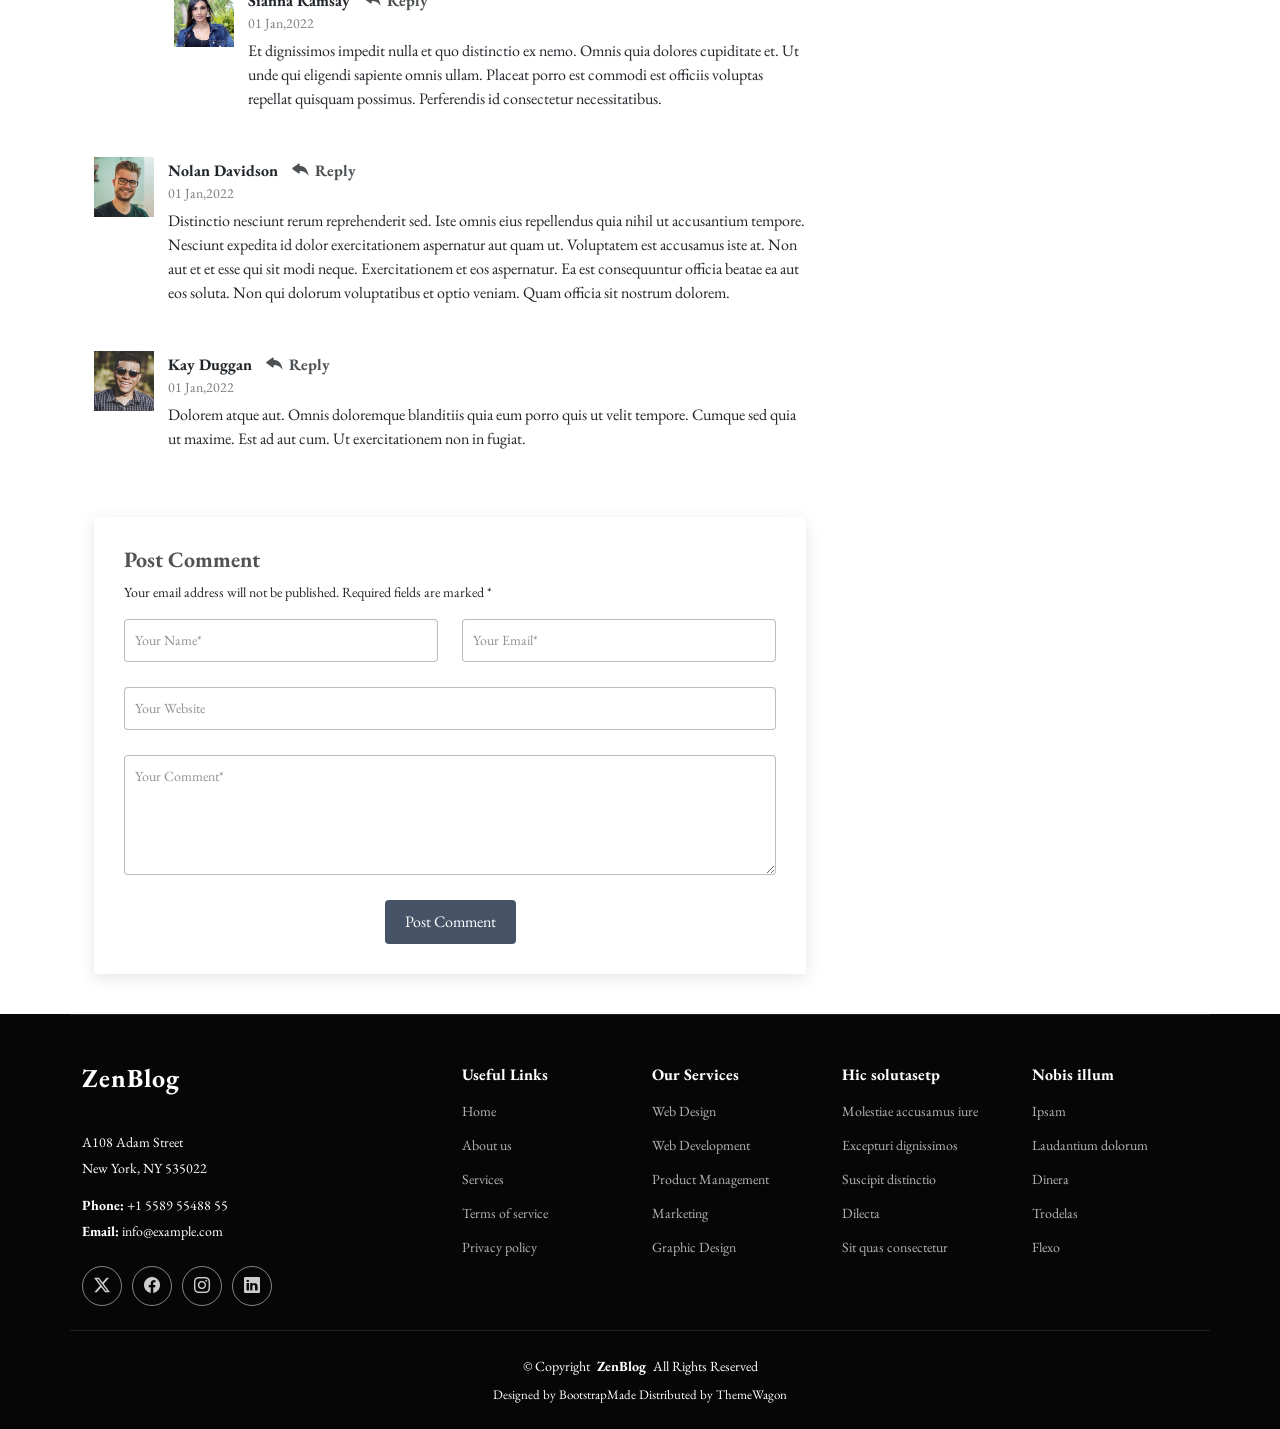
<file: single-post.html>
<!DOCTYPE html>
<html lang="en">

<head>
  <meta charset="utf-8">
  <meta content="width=device-width, initial-scale=1.0" name="viewport">
  <title>Single Post - ZenBlog Bootstrap Template</title>
  <meta name="description" content="">
  <meta name="keywords" content="">

  <!-- Favicons -->
  <link href="assets/img/favicon.png" rel="icon">
  <link href="assets/img/apple-touch-icon.png" rel="apple-touch-icon">

  <!-- Fonts -->
  <link href="https://fonts.googleapis.com" rel="preconnect">
  <link href="https://fonts.gstatic.com" rel="preconnect" crossorigin>
  <link href="https://fonts.googleapis.com/css2?family=Inter:wght@100;200;300;400;500;600;700;800;900&family=EB+Garamond:ital,wght@0,400;0,500;0,600;0,700;0,800;1,400;1,500;1,600;1,700;1,800&display=swap" rel="stylesheet">

  <!-- Vendor CSS Files -->
  <link href="assets/vendor/bootstrap/css/bootstrap.min.css" rel="stylesheet">
  <link href="assets/vendor/bootstrap-icons/bootstrap-icons.css" rel="stylesheet">
  <link href="assets/vendor/aos/aos.css" rel="stylesheet">
  <link href="assets/vendor/swiper/swiper-bundle.min.css" rel="stylesheet">

  <!-- Main CSS File -->
  <link href="assets/css/main.css" rel="stylesheet">

  <!-- =======================================================
  * Template Name: ZenBlog
  * Template URL: https://bootstrapmade.com/zenblog-bootstrap-blog-template/
  * Updated: Aug 08 2024 with Bootstrap v5.3.3
  * Author: BootstrapMade.com
  * License: https://bootstrapmade.com/license/
  ======================================================== -->
</head>

<body class="single-post-page">

  <header id="header" class="header d-flex align-items-center sticky-top">
    <div class="container position-relative d-flex align-items-center justify-content-between">

      <a href="index.html" class="logo d-flex align-items-center me-auto me-xl-0">
        <!-- Uncomment the line below if you also wish to use an image logo -->
        <!-- <img src="assets/img/logo.png" alt=""> -->
        <h1 class="sitename">ZenBlog</h1>
      </a>

      <nav id="navmenu" class="navmenu">
        <ul>
          <li><a href="index.html">Home</a></li>
          <li><a href="about.html">About</a></li>
          <li><a href="single-post.html" class="active">Single Post</a></li>
          <li class="dropdown"><a href="#"><span>Categories</span> <i class="bi bi-chevron-down toggle-dropdown"></i></a>
            <ul>
              <li><a href="category.html">Category 1</a></li>
              <li class="dropdown"><a href="#"><span>Deep Dropdown</span> <i class="bi bi-chevron-down toggle-dropdown"></i></a>
                <ul>
                  <li><a href="#">Deep Dropdown 1</a></li>
                  <li><a href="#">Deep Dropdown 2</a></li>
                  <li><a href="#">Deep Dropdown 3</a></li>
                  <li><a href="#">Deep Dropdown 4</a></li>
                  <li><a href="#">Deep Dropdown 5</a></li>
                </ul>
              </li>
              <li><a href="category.html">Category 2</a></li>
              <li><a href="category.html">Category 3</a></li>
              <li><a href="category.html">Category 4</a></li>
            </ul>
          </li>
          <li><a href="contact.html">Contact</a></li>
        </ul>
        <i class="mobile-nav-toggle d-xl-none bi bi-list"></i>
      </nav>

      <div class="header-social-links">
        <a href="#" class="twitter"><i class="bi bi-twitter-x"></i></a>
        <a href="#" class="facebook"><i class="bi bi-facebook"></i></a>
        <a href="#" class="instagram"><i class="bi bi-instagram"></i></a>
        <a href="#" class="linkedin"><i class="bi bi-linkedin"></i></a>
      </div>

    </div>
  </header>

  <main class="main">

    <!-- Page Title -->
    <div class="page-title">
      <div class="container d-lg-flex justify-content-between align-items-center">
        <h1 class="mb-2 mb-lg-0">Single Post</h1>
        <nav class="breadcrumbs">
          <ol>
            <li><a href="index.html">Home</a></li>
            <li class="current">Single Post</li>
          </ol>
        </nav>
      </div>
    </div><!-- End Page Title -->

    <div class="container">
      <div class="row">

        <div class="col-lg-8">

          <!-- Blog Details Section -->
          <section id="blog-details" class="blog-details section">
            <div class="container">

              <article class="article">

                <div class="post-img">
                  <img src="assets/img/blog/blog-1.jpg" alt="" class="img-fluid">
                </div>

                <h2 class="title">Dolorum optio tempore voluptas dignissimos cumque fuga qui quibusdam quia</h2>

                <div class="meta-top">
                  <ul>
                    <li class="d-flex align-items-center"><i class="bi bi-person"></i> <a href="blog-details.html">John Doe</a></li>
                    <li class="d-flex align-items-center"><i class="bi bi-clock"></i> <a href="blog-details.html"><time datetime="2020-01-01">Jan 1, 2022</time></a></li>
                    <li class="d-flex align-items-center"><i class="bi bi-chat-dots"></i> <a href="blog-details.html">12 Comments</a></li>
                  </ul>
                </div><!-- End meta top -->

                <div class="content">
                  <p>
                    Similique neque nam consequuntur ad non maxime aliquam quas. Quibusdam animi praesentium. Aliquam et laboriosam eius aut nostrum quidem aliquid dicta.
                    Et eveniet enim. Qui velit est ea dolorem doloremque deleniti aperiam unde soluta. Est cum et quod quos aut ut et sit sunt. Voluptate porro consequatur assumenda perferendis dolore.
                  </p>

                  <p>
                    Sit repellat hic cupiditate hic ut nemo. Quis nihil sunt non reiciendis. Sequi in accusamus harum vel aspernatur. Excepturi numquam nihil cumque odio. Et voluptate cupiditate.
                  </p>

                  <blockquote>
                    <p>
                      Et vero doloremque tempore voluptatem ratione vel aut. Deleniti sunt animi aut. Aut eos aliquam doloribus minus autem quos.
                    </p>
                  </blockquote>

                  <p>
                    Sed quo laboriosam qui architecto. Occaecati repellendus omnis dicta inventore tempore provident voluptas mollitia aliquid. Id repellendus quia. Asperiores nihil magni dicta est suscipit perspiciatis. Voluptate ex rerum assumenda dolores nihil quaerat.
                    Dolor porro tempora et quibusdam voluptas. Beatae aut at ad qui tempore corrupti velit quisquam rerum. Omnis dolorum exercitationem harum qui qui blanditiis neque.
                    Iusto autem itaque. Repudiandae hic quae aspernatur ea neque qui. Architecto voluptatem magni. Vel magnam quod et tempora deleniti error rerum nihil tempora.
                  </p>

                  <h3>Et quae iure vel ut odit alias.</h3>
                  <p>
                    Officiis animi maxime nulla quo et harum eum quis a. Sit hic in qui quos fugit ut rerum atque. Optio provident dolores atque voluptatem rem excepturi molestiae qui. Voluptatem laborum omnis ullam quibusdam perspiciatis nulla nostrum. Voluptatum est libero eum nesciunt aliquid qui.
                    Quia et suscipit non sequi. Maxime sed odit. Beatae nesciunt nesciunt accusamus quia aut ratione aspernatur dolor. Sint harum eveniet dicta exercitationem minima. Exercitationem omnis asperiores natus aperiam dolor consequatur id ex sed. Quibusdam rerum dolores sint consequatur quidem ea.
                    Beatae minima sunt libero soluta sapiente in rem assumenda. Et qui odit voluptatem. Cum quibusdam voluptatem voluptatem accusamus mollitia aut atque aut.
                  </p>
                  <img src="assets/img/blog/blog-inside-post.jpg" class="img-fluid" alt="">

                  <h3>Ut repellat blanditiis est dolore sunt dolorum quae.</h3>
                  <p>
                    Rerum ea est assumenda pariatur quasi et quam. Facilis nam porro amet nostrum. In assumenda quia quae a id praesentium. Quos deleniti libero sed occaecati aut porro autem. Consectetur sed excepturi sint non placeat quia repellat incidunt labore. Autem facilis hic dolorum dolores vel.
                    Consectetur quasi id et optio praesentium aut asperiores eaque aut. Explicabo omnis quibusdam esse. Ex libero illum iusto totam et ut aut blanditiis. Veritatis numquam ut illum ut a quam vitae.
                  </p>
                  <p>
                    Alias quia non aliquid. Eos et ea velit. Voluptatem maxime enim omnis ipsa voluptas incidunt. Nulla sit eaque mollitia nisi asperiores est veniam.
                  </p>

                </div><!-- End post content -->

                <div class="meta-bottom">
                  <i class="bi bi-folder"></i>
                  <ul class="cats">
                    <li><a href="#">Business</a></li>
                  </ul>

                  <i class="bi bi-tags"></i>
                  <ul class="tags">
                    <li><a href="#">Creative</a></li>
                    <li><a href="#">Tips</a></li>
                    <li><a href="#">Marketing</a></li>
                  </ul>
                </div><!-- End meta bottom -->

              </article>

            </div>
          </section><!-- /Blog Details Section -->

          <!-- Blog Comments Section -->
          <section id="blog-comments" class="blog-comments section">

            <div class="container">

              <h4 class="comments-count">8 Comments</h4>

              <div id="comment-1" class="comment">
                <div class="d-flex">
                  <div class="comment-img"><img src="assets/img/blog/comments-1.jpg" alt=""></div>
                  <div>
                    <h5><a href="">Georgia Reader</a> <a href="#" class="reply"><i class="bi bi-reply-fill"></i> Reply</a></h5>
                    <time datetime="2020-01-01">01 Jan,2022</time>
                    <p>
                      Et rerum totam nisi. Molestiae vel quam dolorum vel voluptatem et et. Est ad aut sapiente quis molestiae est qui cum soluta.
                      Vero aut rerum vel. Rerum quos laboriosam placeat ex qui. Sint qui facilis et.
                    </p>
                  </div>
                </div>
              </div><!-- End comment #1 -->

              <div id="comment-2" class="comment">
                <div class="d-flex">
                  <div class="comment-img"><img src="assets/img/blog/comments-2.jpg" alt=""></div>
                  <div>
                    <h5><a href="">Aron Alvarado</a> <a href="#" class="reply"><i class="bi bi-reply-fill"></i> Reply</a></h5>
                    <time datetime="2020-01-01">01 Jan,2022</time>
                    <p>
                      Ipsam tempora sequi voluptatem quis sapiente non. Autem itaque eveniet saepe. Officiis illo ut beatae.
                    </p>
                  </div>
                </div>

                <div id="comment-reply-1" class="comment comment-reply">
                  <div class="d-flex">
                    <div class="comment-img"><img src="assets/img/blog/comments-3.jpg" alt=""></div>
                    <div>
                      <h5><a href="">Lynda Small</a> <a href="#" class="reply"><i class="bi bi-reply-fill"></i> Reply</a></h5>
                      <time datetime="2020-01-01">01 Jan,2022</time>
                      <p>
                        Enim ipsa eum fugiat fuga repellat. Commodi quo quo dicta. Est ullam aspernatur ut vitae quia mollitia id non. Qui ad quas nostrum rerum sed necessitatibus aut est. Eum officiis sed repellat maxime vero nisi natus. Amet nesciunt nesciunt qui illum omnis est et dolor recusandae.

                        Recusandae sit ad aut impedit et. Ipsa labore dolor impedit et natus in porro aut. Magnam qui cum. Illo similique occaecati nihil modi eligendi. Pariatur distinctio labore omnis incidunt et illum. Expedita et dignissimos distinctio laborum minima fugiat.

                        Libero corporis qui. Nam illo odio beatae enim ducimus. Harum reiciendis error dolorum non autem quisquam vero rerum neque.
                      </p>
                    </div>
                  </div>

                  <div id="comment-reply-2" class="comment comment-reply">
                    <div class="d-flex">
                      <div class="comment-img"><img src="assets/img/blog/comments-4.jpg" alt=""></div>
                      <div>
                        <h5><a href="">Sianna Ramsay</a> <a href="#" class="reply"><i class="bi bi-reply-fill"></i> Reply</a></h5>
                        <time datetime="2020-01-01">01 Jan,2022</time>
                        <p>
                          Et dignissimos impedit nulla et quo distinctio ex nemo. Omnis quia dolores cupiditate et. Ut unde qui eligendi sapiente omnis ullam. Placeat porro est commodi est officiis voluptas repellat quisquam possimus. Perferendis id consectetur necessitatibus.
                        </p>
                      </div>
                    </div>

                  </div><!-- End comment reply #2-->

                </div><!-- End comment reply #1-->

              </div><!-- End comment #2-->

              <div id="comment-3" class="comment">
                <div class="d-flex">
                  <div class="comment-img"><img src="assets/img/blog/comments-5.jpg" alt=""></div>
                  <div>
                    <h5><a href="">Nolan Davidson</a> <a href="#" class="reply"><i class="bi bi-reply-fill"></i> Reply</a></h5>
                    <time datetime="2020-01-01">01 Jan,2022</time>
                    <p>
                      Distinctio nesciunt rerum reprehenderit sed. Iste omnis eius repellendus quia nihil ut accusantium tempore. Nesciunt expedita id dolor exercitationem aspernatur aut quam ut. Voluptatem est accusamus iste at.
                      Non aut et et esse qui sit modi neque. Exercitationem et eos aspernatur. Ea est consequuntur officia beatae ea aut eos soluta. Non qui dolorum voluptatibus et optio veniam. Quam officia sit nostrum dolorem.
                    </p>
                  </div>
                </div>

              </div><!-- End comment #3 -->

              <div id="comment-4" class="comment">
                <div class="d-flex">
                  <div class="comment-img"><img src="assets/img/blog/comments-6.jpg" alt=""></div>
                  <div>
                    <h5><a href="">Kay Duggan</a> <a href="#" class="reply"><i class="bi bi-reply-fill"></i> Reply</a></h5>
                    <time datetime="2020-01-01">01 Jan,2022</time>
                    <p>
                      Dolorem atque aut. Omnis doloremque blanditiis quia eum porro quis ut velit tempore. Cumque sed quia ut maxime. Est ad aut cum. Ut exercitationem non in fugiat.
                    </p>
                  </div>
                </div>

              </div><!-- End comment #4 -->

            </div>

          </section><!-- /Blog Comments Section -->

          <!-- Comment Form Section -->
          <section id="comment-form" class="comment-form section">
            <div class="container">

              <form action="">

                <h4>Post Comment</h4>
                <p>Your email address will not be published. Required fields are marked * </p>
                <div class="row">
                  <div class="col-md-6 form-group">
                    <input name="name" type="text" class="form-control" placeholder="Your Name*">
                  </div>
                  <div class="col-md-6 form-group">
                    <input name="email" type="text" class="form-control" placeholder="Your Email*">
                  </div>
                </div>
                <div class="row">
                  <div class="col form-group">
                    <input name="website" type="text" class="form-control" placeholder="Your Website">
                  </div>
                </div>
                <div class="row">
                  <div class="col form-group">
                    <textarea name="comment" class="form-control" placeholder="Your Comment*"></textarea>
                  </div>
                </div>

                <div class="text-center">
                  <button type="submit" class="btn btn-primary">Post Comment</button>
                </div>

              </form>

            </div>
          </section><!-- /Comment Form Section -->

        </div>

        <div class="col-lg-4 sidebar">

          <div class="widgets-container">

            <!-- Blog Author Widget -->
            <div class="blog-author-widget widget-item">

              <div class="d-flex flex-column align-items-center">
                <div class="d-flex align-items-center w-100">
                  <img src="assets/img/blog/blog-author.jpg" class="rounded-circle flex-shrink-0" alt="">
                  <div>
                    <h4>Jane Smith</h4>
                    <div class="social-links">
                      <a href="https://x.com/#"><i class="bi bi-twitter-x"></i></a>
                      <a href="https://facebook.com/#"><i class="bi bi-facebook"></i></a>
                      <a href="https://instagram.com/#"><i class="biu bi-instagram"></i></a>
                      <a href="https://instagram.com/#"><i class="biu bi-linkedin"></i></a>
                    </div>
                  </div>
                </div>

                <p>
                  Itaque quidem optio quia voluptatibus dolorem dolor. Modi eum sed possimus accusantium. Quas repellat voluptatem officia numquam sint aspernatur voluptas. Esse et accusantium ut unde voluptas.
                </p>

              </div>

            </div><!--/Blog Author Widget -->

            <!-- Search Widget -->
            <div class="search-widget widget-item">

              <h3 class="widget-title">Search</h3>
              <form action="">
                <input type="text">
                <button type="submit" title="Search"><i class="bi bi-search"></i></button>
              </form>

            </div><!--/Search Widget -->

            <!-- Recent Posts Widget -->
            <div class="recent-posts-widget widget-item">

              <h3 class="widget-title">Recent Posts</h3>

              <div class="post-item">
                <img src="assets/img/blog/blog-recent-1.jpg" alt="" class="flex-shrink-0">
                <div>
                  <h4><a href="blog-details.html">Nihil blanditiis at in nihil autem</a></h4>
                  <time datetime="2020-01-01">Jan 1, 2020</time>
                </div>
              </div><!-- End recent post item-->

              <div class="post-item">
                <img src="assets/img/blog/blog-recent-2.jpg" alt="" class="flex-shrink-0">
                <div>
                  <h4><a href="blog-details.html">Quidem autem et impedit</a></h4>
                  <time datetime="2020-01-01">Jan 1, 2020</time>
                </div>
              </div><!-- End recent post item-->

              <div class="post-item">
                <img src="assets/img/blog/blog-recent-3.jpg" alt="" class="flex-shrink-0">
                <div>
                  <h4><a href="blog-details.html">Id quia et et ut maxime similique occaecati ut</a></h4>
                  <time datetime="2020-01-01">Jan 1, 2020</time>
                </div>
              </div><!-- End recent post item-->

              <div class="post-item">
                <img src="assets/img/blog/blog-recent-4.jpg" alt="" class="flex-shrink-0">
                <div>
                  <h4><a href="blog-details.html">Laborum corporis quo dara net para</a></h4>
                  <time datetime="2020-01-01">Jan 1, 2020</time>
                </div>
              </div><!-- End recent post item-->

              <div class="post-item">
                <img src="assets/img/blog/blog-recent-5.jpg" alt="" class="flex-shrink-0">
                <div>
                  <h4><a href="blog-details.html">Et dolores corrupti quae illo quod dolor</a></h4>
                  <time datetime="2020-01-01">Jan 1, 2020</time>
                </div>
              </div><!-- End recent post item-->

            </div><!--/Recent Posts Widget -->

            <!-- Tags Widget -->
            <div class="tags-widget widget-item">

              <h3 class="widget-title">Tags</h3>
              <ul>
                <li><a href="#">App</a></li>
                <li><a href="#">IT</a></li>
                <li><a href="#">Business</a></li>
                <li><a href="#">Mac</a></li>
                <li><a href="#">Design</a></li>
                <li><a href="#">Office</a></li>
                <li><a href="#">Creative</a></li>
                <li><a href="#">Studio</a></li>
                <li><a href="#">Smart</a></li>
                <li><a href="#">Tips</a></li>
                <li><a href="#">Marketing</a></li>
              </ul>

            </div><!--/Tags Widget -->

          </div>

        </div>

      </div>
    </div>

  </main>

  <footer id="footer" class="footer dark-background">

    <div class="container footer-top">
      <div class="row gy-4">
        <div class="col-lg-4 col-md-6 footer-about">
          <a href="index.html" class="logo d-flex align-items-center">
            <span class="sitename">ZenBlog</span>
          </a>
          <div class="footer-contact pt-3">
            <p>A108 Adam Street</p>
            <p>New York, NY 535022</p>
            <p class="mt-3"><strong>Phone:</strong> <span>+1 5589 55488 55</span></p>
            <p><strong>Email:</strong> <span>info@example.com</span></p>
          </div>
          <div class="social-links d-flex mt-4">
            <a href=""><i class="bi bi-twitter-x"></i></a>
            <a href=""><i class="bi bi-facebook"></i></a>
            <a href=""><i class="bi bi-instagram"></i></a>
            <a href=""><i class="bi bi-linkedin"></i></a>
          </div>
        </div>

        <div class="col-lg-2 col-md-3 footer-links">
          <h4>Useful Links</h4>
          <ul>
            <li><a href="#">Home</a></li>
            <li><a href="#">About us</a></li>
            <li><a href="#">Services</a></li>
            <li><a href="#">Terms of service</a></li>
            <li><a href="#">Privacy policy</a></li>
          </ul>
        </div>

        <div class="col-lg-2 col-md-3 footer-links">
          <h4>Our Services</h4>
          <ul>
            <li><a href="#">Web Design</a></li>
            <li><a href="#">Web Development</a></li>
            <li><a href="#">Product Management</a></li>
            <li><a href="#">Marketing</a></li>
            <li><a href="#">Graphic Design</a></li>
          </ul>
        </div>

        <div class="col-lg-2 col-md-3 footer-links">
          <h4>Hic solutasetp</h4>
          <ul>
            <li><a href="#">Molestiae accusamus iure</a></li>
            <li><a href="#">Excepturi dignissimos</a></li>
            <li><a href="#">Suscipit distinctio</a></li>
            <li><a href="#">Dilecta</a></li>
            <li><a href="#">Sit quas consectetur</a></li>
          </ul>
        </div>

        <div class="col-lg-2 col-md-3 footer-links">
          <h4>Nobis illum</h4>
          <ul>
            <li><a href="#">Ipsam</a></li>
            <li><a href="#">Laudantium dolorum</a></li>
            <li><a href="#">Dinera</a></li>
            <li><a href="#">Trodelas</a></li>
            <li><a href="#">Flexo</a></li>
          </ul>
        </div>

      </div>
    </div>

    <div class="container copyright text-center mt-4">
      <p>© <span>Copyright</span> <strong class="px-1 sitename">ZenBlog</strong> <span>All Rights Reserved</span></p>
      <div class="credits">
        <!-- All the links in the footer should remain intact. -->
        <!-- You can delete the links only if you've purchased the pro version. -->
        <!-- Licensing information: https://bootstrapmade.com/license/ -->
        <!-- Purchase the pro version with working PHP/AJAX contact form: [buy-url] -->
        Designed by <a href="https://bootstrapmade.com/">BootstrapMade</a> Distributed by <a href=“https://themewagon.com>ThemeWagon
      </div>
    </div>

  </footer>

  <!-- Scroll Top -->
  <a href="#" id="scroll-top" class="scroll-top d-flex align-items-center justify-content-center"><i class="bi bi-arrow-up-short"></i></a>

  <!-- Preloader -->
  <div id="preloader"></div>

  <!-- Vendor JS Files -->
  <script src="assets/vendor/bootstrap/js/bootstrap.bundle.min.js"></script>
  <script src="assets/vendor/php-email-form/validate.js"></script>
  <script src="assets/vendor/aos/aos.js"></script>
  <script src="assets/vendor/swiper/swiper-bundle.min.js"></script>

  <!-- Main JS File -->
  <script src="assets/js/main.js"></script>

</body>

</html>
</file>
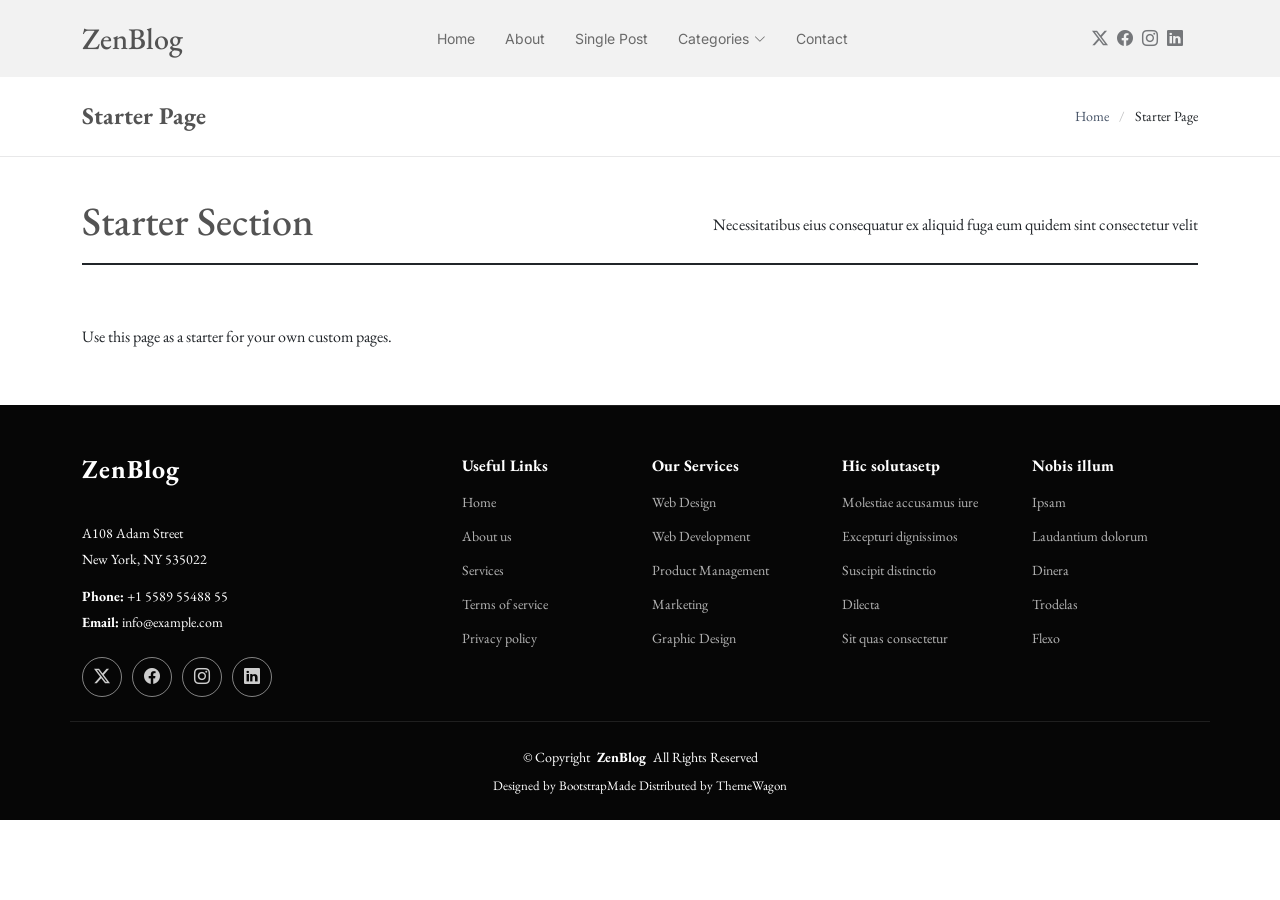
<file: starter-page.html>
<!DOCTYPE html>
<html lang="en">

<head>
  <meta charset="utf-8">
  <meta content="width=device-width, initial-scale=1.0" name="viewport">
  <title>Starter Page - ZenBlog Bootstrap Template</title>
  <meta name="description" content="">
  <meta name="keywords" content="">

  <!-- Favicons -->
  <link href="assets/img/favicon.png" rel="icon">
  <link href="assets/img/apple-touch-icon.png" rel="apple-touch-icon">

  <!-- Fonts -->
  <link href="https://fonts.googleapis.com" rel="preconnect">
  <link href="https://fonts.gstatic.com" rel="preconnect" crossorigin>
  <link href="https://fonts.googleapis.com/css2?family=Inter:wght@100;200;300;400;500;600;700;800;900&family=EB+Garamond:ital,wght@0,400;0,500;0,600;0,700;0,800;1,400;1,500;1,600;1,700;1,800&display=swap" rel="stylesheet">

  <!-- Vendor CSS Files -->
  <link href="assets/vendor/bootstrap/css/bootstrap.min.css" rel="stylesheet">
  <link href="assets/vendor/bootstrap-icons/bootstrap-icons.css" rel="stylesheet">
  <link href="assets/vendor/aos/aos.css" rel="stylesheet">
  <link href="assets/vendor/swiper/swiper-bundle.min.css" rel="stylesheet">

  <!-- Main CSS File -->
  <link href="assets/css/main.css" rel="stylesheet">

  <!-- =======================================================
  * Template Name: ZenBlog
  * Template URL: https://bootstrapmade.com/zenblog-bootstrap-blog-template/
  * Updated: Aug 08 2024 with Bootstrap v5.3.3
  * Author: BootstrapMade.com
  * License: https://bootstrapmade.com/license/
  ======================================================== -->
</head>

<body class="starter-page-page">

  <header id="header" class="header d-flex align-items-center sticky-top">
    <div class="container position-relative d-flex align-items-center justify-content-between">

      <a href="index.html" class="logo d-flex align-items-center me-auto me-xl-0">
        <!-- Uncomment the line below if you also wish to use an image logo -->
        <!-- <img src="assets/img/logo.png" alt=""> -->
        <h1 class="sitename">ZenBlog</h1>
      </a>

      <nav id="navmenu" class="navmenu">
        <ul>
          <li><a href="index.html">Home</a></li>
          <li><a href="about.html">About</a></li>
          <li><a href="single-post.html">Single Post</a></li>
          <li class="dropdown"><a href="#"><span>Categories</span> <i class="bi bi-chevron-down toggle-dropdown"></i></a>
            <ul>
              <li><a href="category.html">Category 1</a></li>
              <li class="dropdown"><a href="#"><span>Deep Dropdown</span> <i class="bi bi-chevron-down toggle-dropdown"></i></a>
                <ul>
                  <li><a href="#">Deep Dropdown 1</a></li>
                  <li><a href="#">Deep Dropdown 2</a></li>
                  <li><a href="#">Deep Dropdown 3</a></li>
                  <li><a href="#">Deep Dropdown 4</a></li>
                  <li><a href="#">Deep Dropdown 5</a></li>
                </ul>
              </li>
              <li><a href="category.html">Category 2</a></li>
              <li><a href="category.html">Category 3</a></li>
              <li><a href="category.html">Category 4</a></li>
            </ul>
          </li>
          <li><a href="contact.html">Contact</a></li>
        </ul>
        <i class="mobile-nav-toggle d-xl-none bi bi-list"></i>
      </nav>

      <div class="header-social-links">
        <a href="#" class="twitter"><i class="bi bi-twitter-x"></i></a>
        <a href="#" class="facebook"><i class="bi bi-facebook"></i></a>
        <a href="#" class="instagram"><i class="bi bi-instagram"></i></a>
        <a href="#" class="linkedin"><i class="bi bi-linkedin"></i></a>
      </div>

    </div>
  </header>

  <main class="main">

    <!-- Page Title -->
    <div class="page-title">
      <div class="container d-lg-flex justify-content-between align-items-center">
        <h1 class="mb-2 mb-lg-0">Starter Page</h1>
        <nav class="breadcrumbs">
          <ol>
            <li><a href="index.html">Home</a></li>
            <li class="current">Starter Page</li>
          </ol>
        </nav>
      </div>
    </div><!-- End Page Title -->

    <!-- Starter Section Section -->
    <section id="starter-section" class="starter-section section">

      <!-- Section Title -->
      <div class="container section-title" data-aos="fade-up">
        <div class="section-title-container d-flex align-items-center justify-content-between">
          <h2>Starter Section</h2>
          <p>Necessitatibus eius consequatur ex aliquid fuga eum quidem sint consectetur velit</p>
        </div>
      </div><!-- End Section Title -->

      <div class="container" data-aos="fade-up">
        <p>Use this page as a starter for your own custom pages.</p>
      </div>

    </section><!-- /Starter Section Section -->

  </main>

  <footer id="footer" class="footer dark-background">

    <div class="container footer-top">
      <div class="row gy-4">
        <div class="col-lg-4 col-md-6 footer-about">
          <a href="index.html" class="logo d-flex align-items-center">
            <span class="sitename">ZenBlog</span>
          </a>
          <div class="footer-contact pt-3">
            <p>A108 Adam Street</p>
            <p>New York, NY 535022</p>
            <p class="mt-3"><strong>Phone:</strong> <span>+1 5589 55488 55</span></p>
            <p><strong>Email:</strong> <span>info@example.com</span></p>
          </div>
          <div class="social-links d-flex mt-4">
            <a href=""><i class="bi bi-twitter-x"></i></a>
            <a href=""><i class="bi bi-facebook"></i></a>
            <a href=""><i class="bi bi-instagram"></i></a>
            <a href=""><i class="bi bi-linkedin"></i></a>
          </div>
        </div>

        <div class="col-lg-2 col-md-3 footer-links">
          <h4>Useful Links</h4>
          <ul>
            <li><a href="#">Home</a></li>
            <li><a href="#">About us</a></li>
            <li><a href="#">Services</a></li>
            <li><a href="#">Terms of service</a></li>
            <li><a href="#">Privacy policy</a></li>
          </ul>
        </div>

        <div class="col-lg-2 col-md-3 footer-links">
          <h4>Our Services</h4>
          <ul>
            <li><a href="#">Web Design</a></li>
            <li><a href="#">Web Development</a></li>
            <li><a href="#">Product Management</a></li>
            <li><a href="#">Marketing</a></li>
            <li><a href="#">Graphic Design</a></li>
          </ul>
        </div>

        <div class="col-lg-2 col-md-3 footer-links">
          <h4>Hic solutasetp</h4>
          <ul>
            <li><a href="#">Molestiae accusamus iure</a></li>
            <li><a href="#">Excepturi dignissimos</a></li>
            <li><a href="#">Suscipit distinctio</a></li>
            <li><a href="#">Dilecta</a></li>
            <li><a href="#">Sit quas consectetur</a></li>
          </ul>
        </div>

        <div class="col-lg-2 col-md-3 footer-links">
          <h4>Nobis illum</h4>
          <ul>
            <li><a href="#">Ipsam</a></li>
            <li><a href="#">Laudantium dolorum</a></li>
            <li><a href="#">Dinera</a></li>
            <li><a href="#">Trodelas</a></li>
            <li><a href="#">Flexo</a></li>
          </ul>
        </div>

      </div>
    </div>

    <div class="container copyright text-center mt-4">
      <p>© <span>Copyright</span> <strong class="px-1 sitename">ZenBlog</strong> <span>All Rights Reserved</span></p>
      <div class="credits">
        <!-- All the links in the footer should remain intact. -->
        <!-- You can delete the links only if you've purchased the pro version. -->
        <!-- Licensing information: https://bootstrapmade.com/license/ -->
        <!-- Purchase the pro version with working PHP/AJAX contact form: [buy-url] -->
        Designed by <a href="https://bootstrapmade.com/">BootstrapMade</a> Distributed by <a href=“https://themewagon.com>ThemeWagon
      </div>
    </div>

  </footer>

  <!-- Scroll Top -->
  <a href="#" id="scroll-top" class="scroll-top d-flex align-items-center justify-content-center"><i class="bi bi-arrow-up-short"></i></a>

  <!-- Preloader -->
  <div id="preloader"></div>

  <!-- Vendor JS Files -->
  <script src="assets/vendor/bootstrap/js/bootstrap.bundle.min.js"></script>
  <script src="assets/vendor/php-email-form/validate.js"></script>
  <script src="assets/vendor/aos/aos.js"></script>
  <script src="assets/vendor/swiper/swiper-bundle.min.js"></script>

  <!-- Main JS File -->
  <script src="assets/js/main.js"></script>

</body>

</html>
</file>
<file: assets/css/main.css>
/**
* Template Name: ZenBlog
* Template URL: https://bootstrapmade.com/zenblog-bootstrap-blog-template/
* Updated: Aug 08 2024 with Bootstrap v5.3.3
* Author: BootstrapMade.com
* License: https://bootstrapmade.com/license/
*/

/*--------------------------------------------------------------
# Font & Color Variables
# Help: https://bootstrapmade.com/color-system/
--------------------------------------------------------------*/
/* Fonts */
:root {
  --default-font: "EB Garamond",  system-ui, -apple-system, "Segoe UI", Roboto, "Helvetica Neue", Arial, "Noto Sans", "Liberation Sans", sans-serif, "Apple Color Emoji", "Segoe UI Emoji", "Segoe UI Symbol", "Noto Color Emoji";
  --heading-font: "EB Garamond",  sans-serif;
  --nav-font: "Inter",  sans-serif;
}

/* Global Colors - The following color variables are used throughout the website. Updating them here will change the color scheme of the entire website */
:root { 
  --background-color: #ffffff; /* Background color for the entire website, including individual sections */
  --default-color: #212529; /* Default color used for the majority of the text content across the entire website */
  --heading-color: #535353; /* Color for headings, subheadings and title throughout the website */
  --accent-color: #465367; /* Accent color that represents your brand on the website. It's used for buttons, links, and other elements that need to stand out */
  --surface-color: #ffffff; /* The surface color is used as a background of boxed elements within sections, such as cards, icon boxes, or other elements that require a visual separation from the global background. */
  --contrast-color: #ffffff; /* Contrast color for text, ensuring readability against backgrounds of accent, heading, or default colors. */
}

/* Nav Menu Colors - The following color variables are used specifically for the navigation menu. They are separate from the global colors to allow for more customization options */
:root {
  --nav-color: #6a6a6a;  /* The default color of the main navmenu links */
  --nav-hover-color: #465367; /* Applied to main navmenu links when they are hovered over or active */
  --nav-mobile-background-color: #ffffff; /* Used as the background color for mobile navigation menu */
  --nav-dropdown-background-color: #ffffff; /* Used as the background color for dropdown items that appear when hovering over primary navigation items */
  --nav-dropdown-color: #6a6a6a; /* Used for navigation links of the dropdown items in the navigation menu. */
  --nav-dropdown-hover-color: #465367; /* Similar to --nav-hover-color, this color is applied to dropdown navigation links when they are hovered over. */
}

/* Color Presets - These classes override global colors when applied to any section or element, providing reuse of the sam color scheme. */

.light-background {
  --background-color: #f9f9f9;
  --surface-color: #ffffff;
}

.dark-background {
  --background-color: #060606;
  --default-color: #ffffff;
  --heading-color: #ffffff;
  --surface-color: #252525;
  --contrast-color: #ffffff;
}

/* Smooth scroll */
:root {
  scroll-behavior: smooth;
}

/*--------------------------------------------------------------
# General Styling & Shared Classes
--------------------------------------------------------------*/
body {
  color: var(--default-color);
  background-color: var(--background-color);
  font-family: var(--default-font);
}

a {
  color: var(--accent-color);
  text-decoration: none;
  transition: 0.3s;
}

a:hover {
  color: color-mix(in srgb, var(--accent-color), transparent 25%);
  text-decoration: none;
}

h1,
h2,
h3,
h4,
h5,
h6 {
  color: var(--heading-color);
  font-family: var(--heading-font);
}

/* PHP Email Form Messages
------------------------------*/
.php-email-form .error-message {
  display: none;
  background: #df1529;
  color: #ffffff;
  text-align: left;
  padding: 15px;
  margin-bottom: 24px;
  font-weight: 600;
}

.php-email-form .sent-message {
  display: none;
  color: #ffffff;
  background: #059652;
  text-align: center;
  padding: 15px;
  margin-bottom: 24px;
  font-weight: 600;
}

.php-email-form .loading {
  display: none;
  background: var(--surface-color);
  text-align: center;
  padding: 15px;
  margin-bottom: 24px;
}

.php-email-form .loading:before {
  content: "";
  display: inline-block;
  border-radius: 50%;
  width: 24px;
  height: 24px;
  margin: 0 10px -6px 0;
  border: 3px solid var(--accent-color);
  border-top-color: var(--surface-color);
  animation: php-email-form-loading 1s linear infinite;
}

@keyframes php-email-form-loading {
  0% {
    transform: rotate(0deg);
  }

  100% {
    transform: rotate(360deg);
  }
}

/*--------------------------------------------------------------
# Global Header
--------------------------------------------------------------*/
.header {
  --background-color: #f2f2f2;
  color: var(--default-color);
  background-color: var(--background-color);
  padding: 10px 0;
  transition: all 0.5s;
  z-index: 997;
}

.header .logo {
  line-height: 1;
}

.header .logo img {
  max-height: 36px;
  margin-right: 8px;
}

.header .logo h1 {
  font-size: 30px;
  margin: 0;
  font-weight: 500;
  color: var(--heading-color);
}

.header .header-social-links {
  padding-right: 15px;
}

.header .header-social-links a {
  color: color-mix(in srgb, var(--default-color), transparent 40%);
  padding-left: 6px;
  display: inline-block;
  transition: 0.3s;
  font-size: 16px;
}

.header .header-social-links a:hover {
  color: var(--accent-color);
}

.header .header-social-links a i {
  line-height: 0px;
}

@media (max-width: 1200px) {
  .header .logo {
    order: 1;
  }

  .header .header-social-links {
    order: 2;
  }

  .header .navmenu {
    order: 3;
  }
}

/*--------------------------------------------------------------
# Navigation Menu
--------------------------------------------------------------*/
/* Navmenu - Desktop */
@media (min-width: 1200px) {
  .navmenu {
    padding: 0;
  }

  .navmenu ul {
    margin: 0;
    padding: 0;
    display: flex;
    list-style: none;
    align-items: center;
  }

  .navmenu li {
    position: relative;
  }

  .navmenu a,
  .navmenu a:focus {
    color: var(--nav-color);
    padding: 18px 15px;
    font-size: 14px;
    font-family: var(--nav-font);
    font-weight: 400;
    display: flex;
    align-items: center;
    justify-content: space-between;
    white-space: nowrap;
    transition: 0.3s;
  }

  .navmenu a i,
  .navmenu a:focus i {
    font-size: 12px;
    line-height: 0;
    margin-left: 5px;
    transition: 0.3s;
  }

  .navmenu li:last-child a {
    padding-right: 0;
  }

  .navmenu li:hover>a,
  .navmenu .active,
  .navmenu .active:focus {
    color: var(--nav-hover-color);
  }

  .navmenu .dropdown ul {
    margin: 0;
    padding: 10px 0;
    background: var(--nav-dropdown-background-color);
    display: block;
    position: absolute;
    visibility: hidden;
    left: 14px;
    top: 130%;
    opacity: 0;
    transition: 0.3s;
    border-radius: 4px;
    z-index: 99;
    box-shadow: 0px 0px 30px rgba(0, 0, 0, 0.1);
  }

  .navmenu .dropdown ul li {
    min-width: 200px;
  }

  .navmenu .dropdown ul a {
    padding: 10px 20px;
    font-size: 15px;
    text-transform: none;
    color: var(--nav-dropdown-color);
  }

  .navmenu .dropdown ul a i {
    font-size: 12px;
  }

  .navmenu .dropdown ul a:hover,
  .navmenu .dropdown ul .active:hover,
  .navmenu .dropdown ul li:hover>a {
    color: var(--nav-dropdown-hover-color);
  }

  .navmenu .dropdown:hover>ul {
    opacity: 1;
    top: 100%;
    visibility: visible;
  }

  .navmenu .dropdown .dropdown ul {
    top: 0;
    left: -90%;
    visibility: hidden;
  }

  .navmenu .dropdown .dropdown:hover>ul {
    opacity: 1;
    top: 0;
    left: -100%;
    visibility: visible;
  }
}

/* Navmenu - Mobile */
@media (max-width: 1199px) {
  .mobile-nav-toggle {
    color: var(--nav-color);
    font-size: 28px;
    line-height: 0;
    margin-right: 10px;
    cursor: pointer;
    transition: color 0.3s;
  }

  .navmenu {
    padding: 0;
    z-index: 9997;
  }

  .navmenu ul {
    display: none;
    list-style: none;
    position: absolute;
    inset: 60px 20px 20px 20px;
    padding: 10px 0;
    margin: 0;
    border-radius: 6px;
    background-color: var(--nav-mobile-background-color);
    overflow-y: auto;
    transition: 0.3s;
    z-index: 9998;
    box-shadow: 0px 0px 30px rgba(0, 0, 0, 0.1);
  }

  .navmenu a,
  .navmenu a:focus {
    color: var(--nav-dropdown-color);
    padding: 10px 20px;
    font-family: var(--nav-font);
    font-size: 17px;
    font-weight: 500;
    display: flex;
    align-items: center;
    justify-content: space-between;
    white-space: nowrap;
    transition: 0.3s;
  }

  .navmenu a i,
  .navmenu a:focus i {
    font-size: 12px;
    line-height: 0;
    margin-left: 5px;
    width: 30px;
    height: 30px;
    display: flex;
    align-items: center;
    justify-content: center;
    border-radius: 50%;
    transition: 0.3s;
    background-color: color-mix(in srgb, var(--accent-color), transparent 90%);
  }

  .navmenu a i:hover,
  .navmenu a:focus i:hover {
    background-color: var(--accent-color);
    color: var(--contrast-color);
  }

  .navmenu a:hover,
  .navmenu .active,
  .navmenu .active:focus {
    color: var(--nav-dropdown-hover-color);
  }

  .navmenu .active i,
  .navmenu .active:focus i {
    background-color: var(--accent-color);
    color: var(--contrast-color);
    transform: rotate(180deg);
  }

  .navmenu .dropdown ul {
    position: static;
    display: none;
    z-index: 99;
    padding: 10px 0;
    margin: 10px 20px;
    background-color: var(--nav-dropdown-background-color);
    border: 1px solid color-mix(in srgb, var(--default-color), transparent 90%);
    box-shadow: none;
    transition: all 0.5s ease-in-out;
  }

  .navmenu .dropdown ul ul {
    background-color: rgba(33, 37, 41, 0.1);
  }

  .navmenu .dropdown>.dropdown-active {
    display: block;
    background-color: rgba(33, 37, 41, 0.03);
  }

  .mobile-nav-active {
    overflow: hidden;
  }

  .mobile-nav-active .mobile-nav-toggle {
    color: #fff;
    position: absolute;
    font-size: 32px;
    top: 15px;
    right: 15px;
    margin-right: 0;
    z-index: 9999;
  }

  .mobile-nav-active .navmenu {
    position: fixed;
    overflow: hidden;
    inset: 0;
    background: rgba(33, 37, 41, 0.8);
    transition: 0.3s;
  }

  .mobile-nav-active .navmenu>ul {
    display: block;
  }
}

/*--------------------------------------------------------------
# Global Footer
--------------------------------------------------------------*/
.footer {
  color: var(--default-color);
  background-color: var(--background-color);
  font-size: 14px;
  position: relative;
}

.footer .footer-top {
  padding-top: 50px;
  border-top: 1px solid color-mix(in srgb, var(--default-color), transparent 90%);
}

.footer .footer-about .logo {
  line-height: 1;
  margin-bottom: 25px;
}

.footer .footer-about .logo img {
  max-height: 40px;
  margin-right: 6px;
}

.footer .footer-about .logo span {
  color: var(--heading-color);
  font-family: var(--heading-font);
  font-size: 26px;
  font-weight: 700;
  letter-spacing: 1px;
}

.footer .footer-about p {
  font-size: 14px;
  font-family: var(--heading-font);
}

.footer .social-links a {
  display: flex;
  align-items: center;
  justify-content: center;
  width: 40px;
  height: 40px;
  border-radius: 50%;
  border: 1px solid color-mix(in srgb, var(--default-color), transparent 50%);
  font-size: 16px;
  color: color-mix(in srgb, var(--default-color), transparent 20%);
  margin-right: 10px;
  transition: 0.3s;
}

.footer .social-links a:hover {
  color: var(--accent-color);
  border-color: var(--accent-color);
}

.footer h4 {
  font-size: 16px;
  font-weight: bold;
  position: relative;
  padding-bottom: 12px;
}

.footer .footer-links {
  margin-bottom: 30px;
}

.footer .footer-links ul {
  list-style: none;
  padding: 0;
  margin: 0;
}

.footer .footer-links ul i {
  padding-right: 2px;
  font-size: 12px;
  line-height: 0;
}

.footer .footer-links ul li {
  padding: 10px 0;
  display: flex;
  align-items: center;
}

.footer .footer-links ul li:first-child {
  padding-top: 0;
}

.footer .footer-links ul a {
  color: color-mix(in srgb, var(--default-color), transparent 30%);
  display: inline-block;
  line-height: 1;
}

.footer .footer-links ul a:hover {
  color: var(--accent-color);
}

.footer .footer-contact p {
  margin-bottom: 5px;
}

.footer .copyright {
  padding: 25px 0;
  border-top: 1px solid color-mix(in srgb, var(--default-color), transparent 90%);
}

.footer .copyright p {
  margin-bottom: 0;
}

.footer .credits {
  margin-top: 8px;
  font-size: 13px;
}

.footer .credits a {
  color: var(--default-color);
}

/*--------------------------------------------------------------
# Preloader
--------------------------------------------------------------*/
#preloader {
  position: fixed;
  inset: 0;
  z-index: 999999;
  overflow: hidden;
  background: var(--background-color);
  transition: all 0.6s ease-out;
}

#preloader:before {
  content: "";
  position: fixed;
  top: calc(50% - 30px);
  left: calc(50% - 30px);
  border: 6px solid #ffffff;
  border-color: var(--accent-color) transparent var(--accent-color) transparent;
  border-radius: 50%;
  width: 60px;
  height: 60px;
  animation: animate-preloader 1.5s linear infinite;
}

@keyframes animate-preloader {
  0% {
    transform: rotate(0deg);
  }

  100% {
    transform: rotate(360deg);
  }
}

/*--------------------------------------------------------------
# Scroll Top Button
--------------------------------------------------------------*/
.scroll-top {
  position: fixed;
  visibility: hidden;
  opacity: 0;
  right: 15px;
  bottom: 15px;
  z-index: 99999;
  background-color: var(--accent-color);
  width: 40px;
  height: 40px;
  border-radius: 4px;
  transition: all 0.4s;
}

.scroll-top i {
  font-size: 24px;
  color: var(--contrast-color);
  line-height: 0;
}

.scroll-top:hover {
  background-color: color-mix(in srgb, var(--accent-color), transparent 20%);
  color: var(--contrast-color);
}

.scroll-top.active {
  visibility: visible;
  opacity: 1;
}

/*--------------------------------------------------------------
# Disable aos animation delay on mobile devices
--------------------------------------------------------------*/
@media screen and (max-width: 768px) {
  [data-aos-delay] {
    transition-delay: 0 !important;
  }
}

/*--------------------------------------------------------------
# Global Page Titles & Breadcrumbs
--------------------------------------------------------------*/
.page-title {
  color: var(--default-color);
  background-color: var(--background-color);
  padding: 25px 0;
  position: relative;
  border-bottom: 1px solid color-mix(in srgb, var(--default-color), transparent 90%);
}

.page-title h1 {
  font-size: 24px;
  font-weight: 700;
}

.page-title .breadcrumbs ol {
  display: flex;
  flex-wrap: wrap;
  list-style: none;
  padding: 0;
  margin: 0;
  font-size: 14px;
  font-weight: 400;
}

.page-title .breadcrumbs ol li+li {
  padding-left: 10px;
}

.page-title .breadcrumbs ol li+li::before {
  content: "/";
  display: inline-block;
  padding-right: 10px;
  color: color-mix(in srgb, var(--default-color), transparent 70%);
}

/*--------------------------------------------------------------
# Global Sections
--------------------------------------------------------------*/
section,
.section {
  color: var(--default-color);
  background-color: var(--background-color);
  padding: 40px 0;
  scroll-margin-top: 90px;
  overflow: clip;
}

@media (max-width: 1199px) {

  section,
  .section {
    scroll-margin-top: 66px;
  }
}

/*--------------------------------------------------------------
# Global Section Titles
--------------------------------------------------------------*/
.section-title {
  margin-bottom: 60px;
  position: relative;
}

.section-title .section-title-container {
  padding-bottom: 10px;
  border-bottom: 2px solid var(--default-color);
}

.section-title h2 {
  font-size: 40px;
  font-weight: 0;
}

.section-title p {
  margin-bottom: 0;
}

.section-title p a {
  color: var(--default-color);
  text-transform: uppercase;
  font-size: 12px;
  letter-spacing: 0.5px;
  border-bottom: 1.5px solid var(--default-color);
  font-family: var(--nav-font);
  font-weight: 500;
  padding-bottom: 2px;
}

/*--------------------------------------------------------------
# Slider Section
--------------------------------------------------------------*/
.slider {
  background-color: transparent;
}

.slider .swiper-pagination .swiper-pagination-bullet {
  background-color: color-mix(in srgb, var(--default-color) 90%, white 15%);
}

.slider .swiper-pagination .swiper-pagination-bullet-active {
  background-color: var(--accent-color);
}

.slider .swiper-wrapper {
  height: auto !important;
}

.slider .swiper-slide {
  min-height: 500px;
  position: relative;
  display: flex;
  align-items: flex-end;
  background-repeat: no-repeat;
  background-size: cover;
}

.slider .swiper-slide::before {
  content: "";
  position: absolute;
  top: 0;
  left: 0;
  width: 100%;
  height: 100%;
  background: color-mix(in srgb, var(--background-color), transparent 50%);
}

@media (max-width: 575px) {
  .slider .swiper-slide {
    min-height: 300px;
  }
}

.slider .swiper-button-prev:after,
.slider .swiper-button-next:after {
  font-size: 24px;
  color: color-mix(in srgb, var(--default-color), transparent 50%);
}

.slider .content {
  padding: 60px 80px;
  max-width: 700px;
  position: relative;
}

.slider .content a,
.slider .content h2,
.slider .content p {
  color: var(--default-color);
}

/*--------------------------------------------------------------
# Trending Category Section
--------------------------------------------------------------*/
.trending-category .post-entry {
  margin-bottom: 30px;
}

.trending-category .post-entry img {
  margin-bottom: 30px;
}

.trending-category .post-entry h2 {
  margin-bottom: 20px;
  font-size: 20px;
  font-weight: 600;
  line-height: 1.2;
}

.trending-category .post-entry h2 a {
  color: var(--heading-color);
}

.trending-category .post-entry h2 a:hover {
  text-decoration: underline;
}

.trending-category .post-entry.lg h2 {
  font-size: 40px;
  line-height: 1;
}

.trending-category .post-meta {
  font-size: 11px;
  letter-spacing: 0.07rem;
  text-transform: uppercase;
  font-weight: 600;
  color: color-mix(in srgb, var(--default-color), transparent 50%);
  margin-bottom: 10px;
}

.trending-category .custom-border {
  border-color: color-mix(in srgb, var(--default-color), transparent 90%) !important;
}

@media (max-width: 768px) {
  .trending-category .custom-border {
    border: none !important;
  }
}

.trending-category .author .photo {
  margin-right: 10px;
}

.trending-category .author .photo img {
  width: 40px;
  border-radius: 50%;
  margin-bottom: 0;
}

.trending-category .author .name h3 {
  margin: 0;
  padding: 0;
  font-size: 15px;
  font-family: var(--default-font);
}

.trending-category .trending {
  border: 1px solid color-mix(in srgb, var(--default-color), transparent 90%);
}

.trending-category .trending>h3 {
  color: var(--default-color);
  padding: 20px;
  border-bottom: 1px solid color-mix(in srgb, var(--default-color), transparent 90%);
}

.trending-category .trending .trending-post {
  padding: 0;
  margin: 0;
}

.trending-category .trending .trending-post li {
  padding: 0;
  margin: 0;
  list-style: none;
  display: block;
}

.trending-category .trending .trending-post li a {
  display: block;
  padding: 20px;
  border-bottom: 1px solid color-mix(in srgb, var(--default-color), transparent 90%);
  position: relative;
  overflow: hidden;
  z-index: 2;
}

.trending-category .trending .trending-post li a .number {
  position: absolute;
  z-index: 1;
  font-size: 5rem;
  left: -10px;
  top: -20px;
  font-weight: 700;
  font-family: var(--heading-font);
  color: color-mix(in srgb, var(--default-color), transparent 95%);
}

.trending-category .trending .trending-post li a h3 {
  font-size: 18px;
  color: var(--default-color);
  transition: 0.3s;
}

.trending-category .trending .trending-post li a .author {
  color: color-mix(in srgb, var(--default-color), transparent 50%);
  font-weight: 500;
}

.trending-category .trending .trending-post li a:hover h3 {
  color: var(--default-color);
  text-decoration: underline;
}

.trending-category .trending .trending-post li:last-child a {
  border-bottom: none;
}

/*--------------------------------------------------------------
# Culture Category Section
--------------------------------------------------------------*/
.culture-category .post-entry {
  margin-bottom: 30px;
}

.culture-category .post-entry h3 a {
  color: var(--heading-color);
  font-weight: 600;
}

.culture-category .post-entry h3 a:hover {
  text-decoration: underline;
}

.culture-category .post-entry .thumbnail {
  flex: 0 0 65%;
}

@media (max-width: 960px) {
  .culture-category .post-entry .thumbnail {
    flex: 0 0 100%;
    margin-bottom: 20px;
  }
}

.culture-category .post-entry.half .thumbnail {
  flex: 0 0 50%;
}

@media (max-width: 768px) {
  .culture-category .post-entry.half .thumbnail {
    flex: 0 0 100%;
    margin-bottom: 20px;
  }
}

.culture-category .post-entry.small-img .thumbnail {
  flex: 0 0 30%;
}

@media (max-width: 768px) {
  .culture-category .post-entry.small-img .thumbnail {
    flex: 0 0 100%;
    margin-bottom: 20px;
  }
}

.culture-category .border-bottom {
  border-color: color-mix(in srgb, var(--default-color), transparent 90%) !important;
}

.culture-category .post-meta {
  font-size: 11px;
  letter-spacing: 0.07rem;
  text-transform: uppercase;
  font-weight: 600;
  color: color-mix(in srgb, var(--default-color), transparent 50%);
  margin-bottom: 10px;
}

.culture-category .author .photo {
  margin-right: 10px;
}

.culture-category .author .photo img {
  width: 40px;
  border-radius: 50%;
  margin-bottom: 0;
}

.culture-category .author .name h3 {
  margin: 0;
  padding: 0;
  font-size: 15px;
  font-family: var(--default-font);
}

.culture-category .post-list {
  margin-bottom: 30px;
}

.culture-category .post-list img {
  margin-bottom: 30px;
}

.culture-category .post-list h2 {
  margin-bottom: 20px;
  font-size: 20px;
  font-weight: 600;
  line-height: 1.2;
}

.culture-category .post-list h2 a {
  color: var(--heading-color);
}

.culture-category .post-list h2 a:hover {
  text-decoration: underline;
}

.culture-category .post-list.lg h2 {
  font-size: 40px;
  line-height: 1;
}

/*--------------------------------------------------------------
# Business Category Section
--------------------------------------------------------------*/
.business-category .post-entry {
  margin-bottom: 30px;
}

.business-category .post-entry h3 a {
  color: var(--heading-color);
  font-weight: 600;
}

.business-category .post-entry h3 a:hover {
  text-decoration: underline;
}

.business-category .post-entry .thumbnail {
  flex: 0 0 65%;
}

@media (max-width: 960px) {
  .business-category .post-entry .thumbnail {
    flex: 0 0 100%;
    margin-bottom: 20px;
  }
}

.business-category .post-entry.half .thumbnail {
  flex: 0 0 50%;
}

@media (max-width: 768px) {
  .business-category .post-entry.half .thumbnail {
    flex: 0 0 100%;
    margin-bottom: 20px;
  }
}

.business-category .post-entry.small-img .thumbnail {
  flex: 0 0 30%;
}

@media (max-width: 768px) {
  .business-category .post-entry.small-img .thumbnail {
    flex: 0 0 100%;
    margin-bottom: 20px;
  }
}

.business-category .border-bottom {
  border-color: color-mix(in srgb, var(--default-color), transparent 90%) !important;
}

.business-category .post-meta {
  font-size: 11px;
  letter-spacing: 0.07rem;
  text-transform: uppercase;
  font-weight: 600;
  color: color-mix(in srgb, var(--default-color), transparent 50%);
  margin-bottom: 10px;
}

.business-category .author .photo {
  margin-right: 10px;
}

.business-category .author .photo img {
  width: 40px;
  border-radius: 50%;
  margin-bottom: 0;
}

.business-category .author .name h3 {
  margin: 0;
  padding: 0;
  font-size: 15px;
  font-family: var(--default-font);
}

.business-category .post-list {
  margin-bottom: 30px;
}

.business-category .post-list img {
  margin-bottom: 30px;
}

.business-category .post-list h2 {
  margin-bottom: 20px;
  font-size: 20px;
  font-weight: 600;
  line-height: 1.2;
}

.business-category .post-list h2 a {
  color: var(--heading-color);
}

.business-category .post-list h2 a:hover {
  text-decoration: underline;
}

.business-category .post-list.lg h2 {
  font-size: 40px;
  line-height: 1;
}

/*--------------------------------------------------------------
# Lifestyle Category Section
--------------------------------------------------------------*/
.lifestyle-category .post-meta {
  font-size: 11px;
  letter-spacing: 0.07rem;
  text-transform: uppercase;
  font-weight: 600;
  color: color-mix(in srgb, var(--default-color), transparent 50%);
  margin-bottom: 10px;
}

.lifestyle-category .author .photo {
  margin-right: 10px;
}

.lifestyle-category .author .photo img {
  width: 40px;
  border-radius: 50%;
  margin-bottom: 0;
}

.lifestyle-category .author .name h3 {
  margin: 0;
  padding: 0;
  font-size: 15px;
  font-family: var(--default-font);
}

.lifestyle-category .custom-border,
.lifestyle-category .border-bottom {
  border-color: color-mix(in srgb, var(--default-color), transparent 90%) !important;
}

.lifestyle-category .post-list {
  margin-bottom: 30px;
}

.lifestyle-category .post-list img {
  margin-bottom: 30px;
}

.lifestyle-category .post-list h2 {
  margin-bottom: 20px;
  font-size: 20px;
  font-weight: 600;
  line-height: 1.2;
}

.lifestyle-category .post-list h2 a {
  color: var(--heading-color);
}

.lifestyle-category .post-list h2 a:hover {
  text-decoration: underline;
}

.lifestyle-category .post-list.lg h2 {
  font-size: 40px;
  line-height: 1;
}

/*--------------------------------------------------------------
# About Section
--------------------------------------------------------------*/
.about .content .who-we-are {
  text-transform: uppercase;
  margin-bottom: 15px;
  color: color-mix(in srgb, var(--default-color), transparent 40%);
}

.about .content h3 {
  font-size: 2rem;
  font-weight: 700;
}

.about .content ul {
  list-style: none;
  padding: 0;
}

.about .content ul li {
  padding-bottom: 10px;
}

.about .content ul i {
  font-size: 1.25rem;
  margin-right: 4px;
  color: var(--accent-color);
}

.about .content p:last-child {
  margin-bottom: 0;
}

.about .content .read-more {
  background: var(--accent-color);
  color: var(--contrast-color);
  font-family: var(--heading-font);
  font-weight: 500;
  font-size: 16px;
  letter-spacing: 1px;
  padding: 12px 24px;
  border-radius: 5px;
  transition: 0.3s;
  display: inline-flex;
  align-items: center;
  justify-content: center;
}

.about .content .read-more i {
  font-size: 18px;
  margin-left: 5px;
  line-height: 0;
  transition: 0.3s;
}

.about .content .read-more:hover {
  background: color-mix(in srgb, var(--accent-color), transparent 20%);
  padding-right: 19px;
}

.about .content .read-more:hover i {
  margin-left: 10px;
}

.about .about-images img {
  border-radius: 10px;
}

/*--------------------------------------------------------------
# Team Section
--------------------------------------------------------------*/
.team .team-member {
  background-color: var(--surface-color);
  box-shadow: 0px 2px 15px rgba(0, 0, 0, 0.1);
  position: relative;
  border-radius: 5px;
  transition: 0.5s;
  padding: 30px;
  height: 100%;
}

@media (max-width: 468px) {
  .team .team-member {
    flex-direction: column;
    justify-content: center !important;
    align-items: center !important;
  }
}

.team .team-member .pic {
  overflow: hidden;
  width: 150px;
  border-radius: 50%;
  flex-shrink: 0;
}

.team .team-member .pic img {
  transition: ease-in-out 0.3s;
}

.team .team-member:hover {
  transform: translateY(-10px);
}

.team .team-member .member-info {
  padding-left: 30px;
}

@media (max-width: 468px) {
  .team .team-member .member-info {
    padding: 30px 0 0 0;
    text-align: center;
  }
}

.team .team-member h4 {
  font-weight: 700;
  margin-bottom: 5px;
  font-size: 20px;
}

.team .team-member span {
  display: block;
  font-size: 15px;
  padding-bottom: 10px;
  position: relative;
  font-weight: 500;
}

.team .team-member span::after {
  content: "";
  position: absolute;
  display: block;
  width: 50px;
  height: 1px;
  background: color-mix(in srgb, var(--default-color), transparent 85%);
  bottom: 0;
  left: 0;
}

@media (max-width: 468px) {
  .team .team-member span::after {
    left: calc(50% - 25px);
  }
}

.team .team-member p {
  margin: 10px 0 0 0;
  font-size: 14px;
}

.team .team-member .social {
  margin-top: 12px;
  display: flex;
  align-items: center;
  justify-content: start;
  width: 100%;
}

@media (max-width: 468px) {
  .team .team-member .social {
    justify-content: center;
  }
}

.team .team-member .social a {
  background: color-mix(in srgb, var(--default-color), transparent 94%);
  transition: ease-in-out 0.3s;
  display: flex;
  align-items: center;
  justify-content: center;
  border-radius: 50px;
  width: 36px;
  height: 36px;
}

.team .team-member .social a i {
  color: color-mix(in srgb, var(--default-color), transparent 20%);
  font-size: 16px;
  margin: 0 2px;
}

.team .team-member .social a:hover {
  background: var(--accent-color);
}

.team .team-member .social a:hover i {
  color: var(--contrast-color);
}

.team .team-member .social a+a {
  margin-left: 8px;
}

/*--------------------------------------------------------------
# Starter Section Section
--------------------------------------------------------------*/
.starter-section {
  /* Add your styles here */
}

/*--------------------------------------------------------------
# Blog Details Section
--------------------------------------------------------------*/
.blog-details {
  padding-bottom: 30px;
}

.blog-details .article {
  background-color: var(--surface-color);
  padding: 30px;
  box-shadow: 0 4px 16px rgba(0, 0, 0, 0.1);
}

.blog-details .post-img {
  margin: -30px -30px 20px -30px;
  overflow: hidden;
}

.blog-details .title {
  color: var(--heading-color);
  font-size: 28px;
  font-weight: 700;
  padding: 0;
  margin: 30px 0;
}

.blog-details .content {
  margin-top: 20px;
}

.blog-details .content h3 {
  font-size: 22px;
  margin-top: 30px;
  font-weight: bold;
}

.blog-details .content blockquote {
  overflow: hidden;
  background-color: color-mix(in srgb, var(--default-color), transparent 95%);
  padding: 60px;
  position: relative;
  text-align: center;
  margin: 20px 0;
}

.blog-details .content blockquote p {
  color: var(--default-color);
  line-height: 1.6;
  margin-bottom: 0;
  font-style: italic;
  font-weight: 500;
  font-size: 22px;
}

.blog-details .content blockquote:after {
  content: "";
  position: absolute;
  left: 0;
  top: 0;
  bottom: 0;
  width: 3px;
  background-color: var(--accent-color);
  margin-top: 20px;
  margin-bottom: 20px;
}

.blog-details .meta-top {
  margin-top: 20px;
  color: color-mix(in srgb, var(--default-color), transparent 40%);
}

.blog-details .meta-top ul {
  display: flex;
  flex-wrap: wrap;
  list-style: none;
  align-items: center;
  padding: 0;
  margin: 0;
}

.blog-details .meta-top ul li+li {
  padding-left: 20px;
}

.blog-details .meta-top i {
  font-size: 16px;
  margin-right: 8px;
  line-height: 0;
  color: color-mix(in srgb, var(--default-color), transparent 40%);
}

.blog-details .meta-top a {
  color: color-mix(in srgb, var(--default-color), transparent 40%);
  font-size: 14px;
  display: inline-block;
  line-height: 1;
}

.blog-details .meta-bottom {
  padding-top: 10px;
  border-top: 1px solid color-mix(in srgb, var(--default-color), transparent 90%);
}

.blog-details .meta-bottom i {
  color: color-mix(in srgb, var(--default-color), transparent 40%);
  display: inline;
}

.blog-details .meta-bottom a {
  color: color-mix(in srgb, var(--default-color), transparent 40%);
  transition: 0.3s;
}

.blog-details .meta-bottom a:hover {
  color: var(--accent-color);
}

.blog-details .meta-bottom .cats {
  list-style: none;
  display: inline;
  padding: 0 20px 0 0;
  font-size: 14px;
}

.blog-details .meta-bottom .cats li {
  display: inline-block;
}

.blog-details .meta-bottom .tags {
  list-style: none;
  display: inline;
  padding: 0;
  font-size: 14px;
}

.blog-details .meta-bottom .tags li {
  display: inline-block;
}

.blog-details .meta-bottom .tags li+li::before {
  padding-right: 6px;
  color: var(--default-color);
  content: ",";
}

.blog-details .meta-bottom .share {
  font-size: 16px;
}

.blog-details .meta-bottom .share i {
  padding-left: 5px;
}

/*--------------------------------------------------------------
# Blog Comments Section
--------------------------------------------------------------*/
.blog-comments {
  padding: 10px 0;
}

.blog-comments .comments-count {
  font-weight: bold;
}

.blog-comments .comment {
  margin-top: 30px;
  position: relative;
}

.blog-comments .comment .comment-img {
  margin-right: 14px;
}

.blog-comments .comment .comment-img img {
  width: 60px;
}

.blog-comments .comment h5 {
  font-size: 16px;
  margin-bottom: 2px;
}

.blog-comments .comment h5 a {
  font-weight: bold;
  color: var(--default-color);
  transition: 0.3s;
}

.blog-comments .comment h5 a:hover {
  color: var(--accent-color);
}

.blog-comments .comment h5 .reply {
  padding-left: 10px;
  color: color-mix(in srgb, var(--default-color), transparent 20%);
}

.blog-comments .comment h5 .reply i {
  font-size: 20px;
}

.blog-comments .comment time {
  display: block;
  font-size: 14px;
  color: color-mix(in srgb, var(--default-color), transparent 40%);
  margin-bottom: 5px;
}

.blog-comments .comment.comment-reply {
  padding-left: 40px;
}

/*--------------------------------------------------------------
# Comment Form Section
--------------------------------------------------------------*/
.comment-form {
  padding-top: 10px;
}

.comment-form form {
  background-color: var(--surface-color);
  margin-top: 30px;
  padding: 30px;
  box-shadow: 0 4px 16px rgba(0, 0, 0, 0.1);
}

.comment-form form h4 {
  font-weight: bold;
  font-size: 22px;
}

.comment-form form p {
  font-size: 14px;
}

.comment-form form input {
  background-color: var(--surface-color);
  color: var(--default-color);
  border: 1px solid color-mix(in srgb, var(--default-color), transparent 70%);
  font-size: 14px;
  border-radius: 4px;
  padding: 10px 10px;
}

.comment-form form input:focus {
  color: var(--default-color);
  background-color: var(--surface-color);
  box-shadow: none;
  border-color: var(--accent-color);
}

.comment-form form input::placeholder {
  color: color-mix(in srgb, var(--default-color), transparent 50%);
}

.comment-form form textarea {
  background-color: var(--surface-color);
  color: var(--default-color);
  border: 1px solid color-mix(in srgb, var(--default-color), transparent 70%);
  border-radius: 4px;
  padding: 10px 10px;
  font-size: 14px;
  height: 120px;
}

.comment-form form textarea:focus {
  color: var(--default-color);
  box-shadow: none;
  border-color: var(--accent-color);
  background-color: var(--surface-color);
}

.comment-form form textarea::placeholder {
  color: color-mix(in srgb, var(--default-color), transparent 50%);
}

.comment-form form .form-group {
  margin-bottom: 25px;
}

.comment-form form .btn-primary {
  border-radius: 4px;
  padding: 10px 20px;
  border: 0;
  background-color: var(--accent-color);
  color: var(--contrast-color);
}

.comment-form form .btn-primary:hover {
  color: var(--contrast-color);
  background-color: color-mix(in srgb, var(--accent-color), transparent 20%);
}

/*--------------------------------------------------------------
# Blog Posts Section
--------------------------------------------------------------*/
.blog-posts article {
  background-color: var(--surface-color);
  box-shadow: 0px 2px 20px rgba(0, 0, 0, 0.1);
  transition: 0.3s;
}

.blog-posts .post-img img {
  transition: 0.5s;
}

.blog-posts .post-date {
  background-color: var(--accent-color);
  color: var(--contrast-color);
  position: absolute;
  right: 0;
  bottom: 0;
  text-transform: uppercase;
  font-size: 13px;
  padding: 6px 12px;
  font-weight: 500;
}

.blog-posts .post-content {
  padding: 30px;
}

.blog-posts .post-title {
  font-size: 20px;
  color: var(--heading-color);
  font-weight: 700;
  transition: 0.3s;
  margin-bottom: 15px;
}

.blog-posts .meta i {
  font-size: 16px;
  color: var(--accent-color);
}

.blog-posts .meta span {
  font-size: 15px;
  color: color-mix(in srgb, var(--default-color), transparent 40%);
}

.blog-posts p {
  margin-top: 20px;
}

.blog-posts hr {
  color: color-mix(in srgb, var(--default-color), transparent 60%);
  margin-bottom: 15px;
}

.blog-posts .readmore {
  display: flex;
  align-items: center;
  font-weight: 600;
  line-height: 1;
  transition: 0.3s;
  color: color-mix(in srgb, var(--heading-color), transparent 20%);
}

.blog-posts .readmore i {
  line-height: 0;
  margin-left: 6px;
  font-size: 16px;
}

.blog-posts article:hover .post-title,
.blog-posts article:hover .readmore {
  color: var(--accent-color);
}

.blog-posts article:hover .post-img img {
  transform: scale(1.1);
}

/*--------------------------------------------------------------
# Blog Pagination Section
--------------------------------------------------------------*/
.blog-pagination {
  padding-top: 0;
  color: color-mix(in srgb, var(--default-color), transparent 40%);
}

.blog-pagination ul {
  display: flex;
  padding: 0;
  margin: 0;
  list-style: none;
}

.blog-pagination li {
  margin: 0 5px;
  transition: 0.3s;
}

.blog-pagination li a {
  color: color-mix(in srgb, var(--default-color), transparent 40%);
  padding: 7px 16px;
  display: flex;
  align-items: center;
  justify-content: center;
}

.blog-pagination li a.active,
.blog-pagination li a:hover {
  background: var(--accent-color);
  color: var(--contrast-color);
}

.blog-pagination li a.active a,
.blog-pagination li a:hover a {
  color: var(--contrast-color);
}

/*--------------------------------------------------------------
# Contact Section
--------------------------------------------------------------*/
.contact .info-item+.info-item {
  margin-top: 40px;
}

.contact .info-item i {
  color: var(--contrast-color);
  background: var(--accent-color);
  font-size: 20px;
  width: 44px;
  height: 44px;
  display: flex;
  justify-content: center;
  align-items: center;
  border-radius: 4px;
  transition: all 0.3s ease-in-out;
  margin-right: 15px;
}

.contact .info-item h3 {
  padding: 0;
  font-size: 18px;
  font-weight: 700;
  margin-bottom: 5px;
}

.contact .info-item p {
  padding: 0;
  margin-bottom: 0;
  font-size: 14px;
}

.contact .php-email-form {
  height: 100%;
}

.contact .php-email-form input[type=text],
.contact .php-email-form input[type=email],
.contact .php-email-form textarea {
  font-size: 14px;
  padding: 10px 15px;
  box-shadow: none;
  border-radius: 0;
  color: var(--default-color);
  background-color: color-mix(in srgb, var(--background-color), transparent 50%);
  border-color: color-mix(in srgb, var(--default-color), transparent 80%);
}

.contact .php-email-form input[type=text]:focus,
.contact .php-email-form input[type=email]:focus,
.contact .php-email-form textarea:focus {
  border-color: var(--accent-color);
}

.contact .php-email-form input[type=text]::placeholder,
.contact .php-email-form input[type=email]::placeholder,
.contact .php-email-form textarea::placeholder {
  color: color-mix(in srgb, var(--default-color), transparent 70%);
}

.contact .php-email-form button[type=submit] {
  color: var(--contrast-color);
  background: var(--accent-color);
  border: 0;
  padding: 10px 30px;
  transition: 0.4s;
  border-radius: 4px;
}

.contact .php-email-form button[type=submit]:hover {
  background: color-mix(in srgb, var(--accent-color), transparent 20%);
}

/*--------------------------------------------------------------
# Widgets
--------------------------------------------------------------*/
.widgets-container {
  margin: 40px 0 30px 0;
}

.widget-title {
  color: var(--heading-color);
  font-size: 20px;
  font-weight: 600;
  padding: 0 0 0 10px;
  margin: 0 0 20px 0;
  border-left: 4px solid var(--accent-color);
}

.widget-item {
  margin-bottom: 30px;
  background-color: color-mix(in srgb, var(--default-color), transparent 98%);
  border: 1px solid color-mix(in srgb, var(--default-color), transparent 90%);
  padding: 30px;
  border-radius: 5px;
}

.widget-item:last-child {
  margin-bottom: 0;
}

.blog-author-widget img {
  max-width: 120px;
  margin-right: 20px;
}

.blog-author-widget h4 {
  font-weight: 600;
  font-size: 24px;
  margin-bottom: 0px;
  padding: 0;
  color: color-mix(in srgb, var(--default-color), transparent 20%);
}

.blog-author-widget .social-links {
  margin: 5px 0;
}

.blog-author-widget .social-links a {
  color: color-mix(in srgb, var(--default-color), transparent 60%);
  margin-right: 5px;
  font-size: 18px;
}

.blog-author-widget .social-links a:hover {
  color: var(--accent-color);
}

.blog-author-widget p {
  font-style: italic;
  color: color-mix(in srgb, var(--default-color), transparent 30%);
  margin: 10px 0 0 0;
}

.search-widget form {
  background: var(--background-color);
  border: 1px solid color-mix(in srgb, var(--default-color), transparent 75%);
  padding: 3px 10px;
  position: relative;
  border-radius: 50px;
  transition: 0.3s;
}

.search-widget form input[type=text] {
  border: 0;
  padding: 4px 10px;
  border-radius: 4px;
  width: calc(100% - 40px);
  background-color: var(--background-color);
  color: var(--default-color);
}

.search-widget form input[type=text]:focus {
  outline: none;
}

.search-widget form button {
  background: none;
  color: var(--default-color);
  position: absolute;
  top: 0;
  right: 0;
  bottom: 0;
  border: 0;
  font-size: 16px;
  padding: 0 16px;
  transition: 0.3s;
  line-height: 0;
}

.search-widget form button i {
  line-height: 0;
}

.search-widget form button:hover {
  color: var(--accent-color);
}

.search-widget form:is(:focus-within) {
  border-color: var(--accent-color);
}

.recent-posts-widget .post-item {
  display: flex;
  margin-bottom: 15px;
}

.recent-posts-widget .post-item:last-child {
  margin-bottom: 0;
}

.recent-posts-widget .post-item img {
  width: 80px;
  margin-right: 15px;
}

.recent-posts-widget .post-item h4 {
  font-size: 15px;
  font-weight: bold;
  margin-bottom: 5px;
}

.recent-posts-widget .post-item h4 a {
  color: var(--default-color);
  transition: 0.3s;
}

.recent-posts-widget .post-item h4 a:hover {
  color: var(--accent-color);
}

.recent-posts-widget .post-item time {
  display: block;
  font-style: italic;
  font-size: 14px;
  color: color-mix(in srgb, var(--default-color), transparent 50%);
}

.tags-widget ul {
  list-style: none;
  padding: 0;
  margin: 0;
}

.tags-widget ul li {
  display: inline-block;
}

.tags-widget ul a {
  background-color: color-mix(in srgb, var(--default-color), transparent 94%);
  color: color-mix(in srgb, var(--default-color), transparent 30%);
  border-radius: 50px;
  font-size: 14px;
  padding: 5px 15px;
  margin: 0 6px 8px 0;
  display: inline-block;
  transition: 0.3s;
}

.tags-widget ul a:hover {
  background: var(--accent-color);
  color: var(--contrast-color);
}

.tags-widget ul a span {
  padding-left: 5px;
  color: color-mix(in srgb, var(--default-color), transparent 60%);
  font-size: 14px;
}

.blog-author-widget-2 img {
  max-width: 160px;
}

.blog-author-widget-2 h4 {
  font-weight: 600;
  font-size: 24px;
  margin: 15px 0 0 0;
  padding: 0;
  color: color-mix(in srgb, var(--default-color), transparent 20%);
}

.blog-author-widget-2 .social-links {
  margin: 5px 0;
}

.blog-author-widget-2 .social-links a {
  color: color-mix(in srgb, var(--default-color), transparent 60%);
  margin: 0 3px;
  font-size: 18px;
}

.blog-author-widget-2 .social-links a:hover {
  color: var(--accent-color);
}

.blog-author-widget-2 p {
  font-style: italic;
  color: color-mix(in srgb, var(--default-color), transparent 30%);
  margin: 10px 0 0 0;
}
</file>
